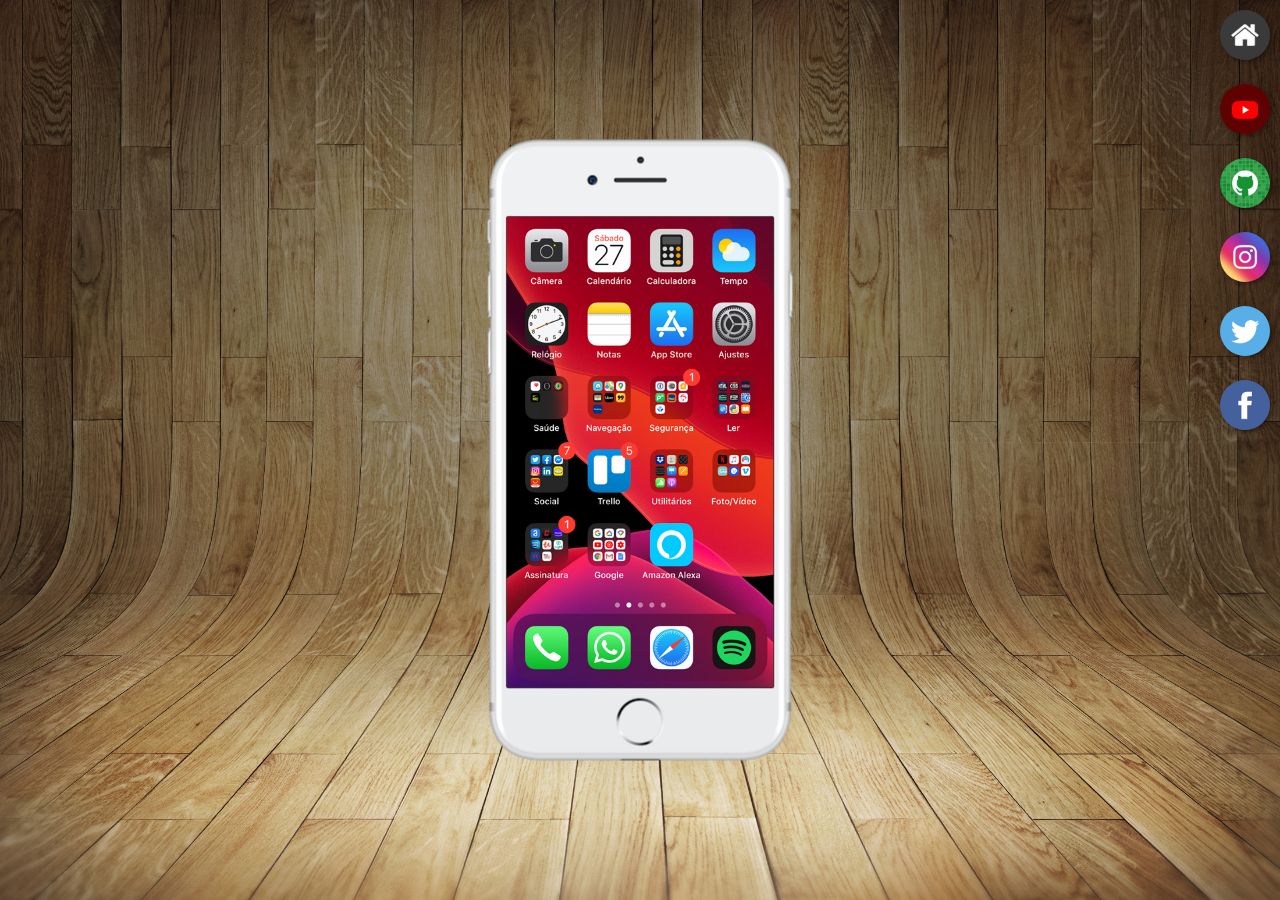
<file: index.html>
<!DOCTYPE html>
<html lang="pt-br">
<head>
    <meta charset="UTF-8">
    <meta http-equiv="X-UA-Compatible" content="IE=edge">
    <meta name="viewport" content="width=device-width, initial-scale=1.0">
    <title>Projeto Redes Sociais</title>
    <link rel="shortcut icon" href="favicon.ico" type="image/x-icon">
    <link rel="stylesheet" href="estilos/estilo.css">
</head>
<body>
    <main>
        <section id="telefone">
            <iframe src="home.html" name="tela" id="tela" frameborder="0">
                Seu navegador não é compatível com isso.
            </iframe>
        </section>
        <section id="redes-sociais">
            <a href="home.html" target="tela"><img src="imagens/logo-home.jpg" alt="Home"></a><br>
            <a href="youtube.html" target="tela"><img src="imagens/logo-youtube.jpg" alt="YouTube"></a><br>
            <a href="github.html" target="tela"><img src="imagens/logo-github.jpg" alt="GitHub"></a><br>
            <a href="instagram.html" target="tela"><img src="imagens/logo-instagram.jpg" alt="instagram"></a><br>
            <a href="twitter.html" target="tela"><img src="imagens/logo-twitter.jpg" alt="Twiter"></a><br>
            <a href="facebook.html" target="tela"><img src="imagens/logo-facebook.jpg" alt="Facebook"></a>
        </section>
    </main>
</body>
</html>
</file>
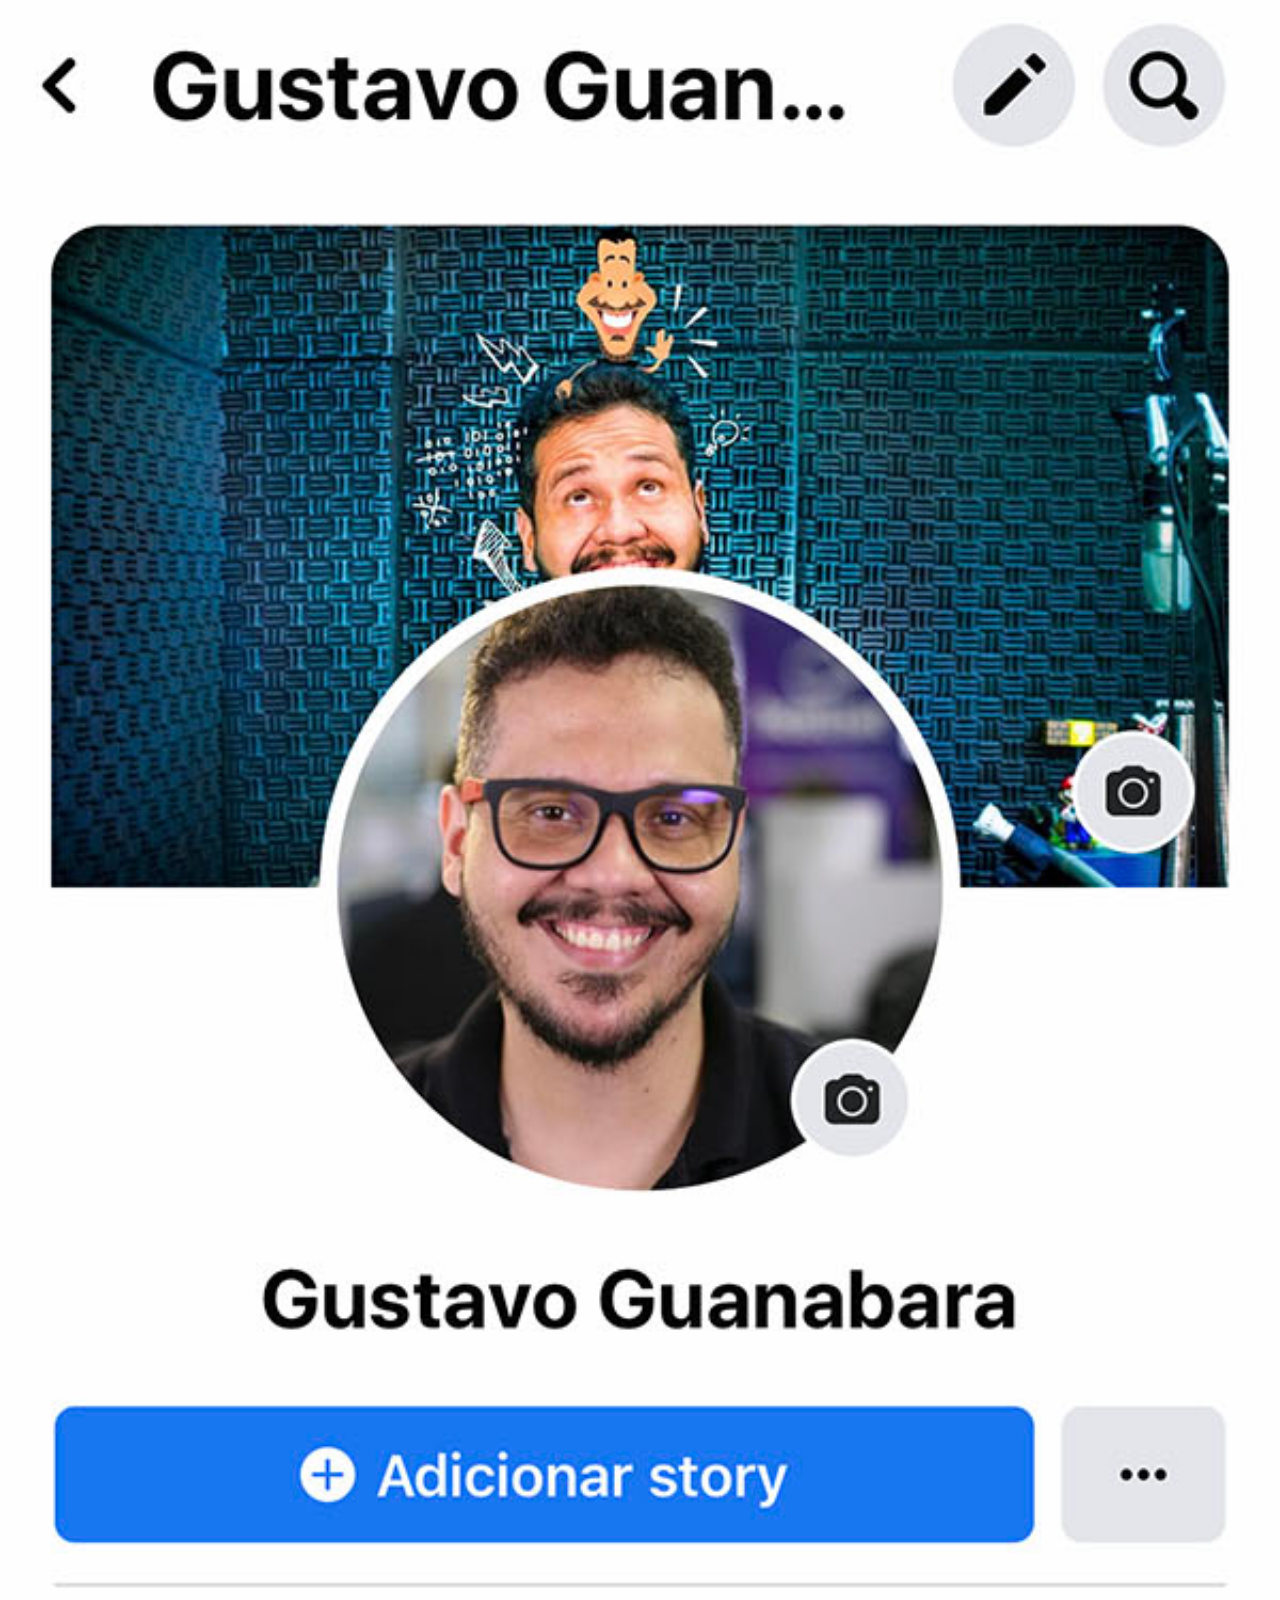
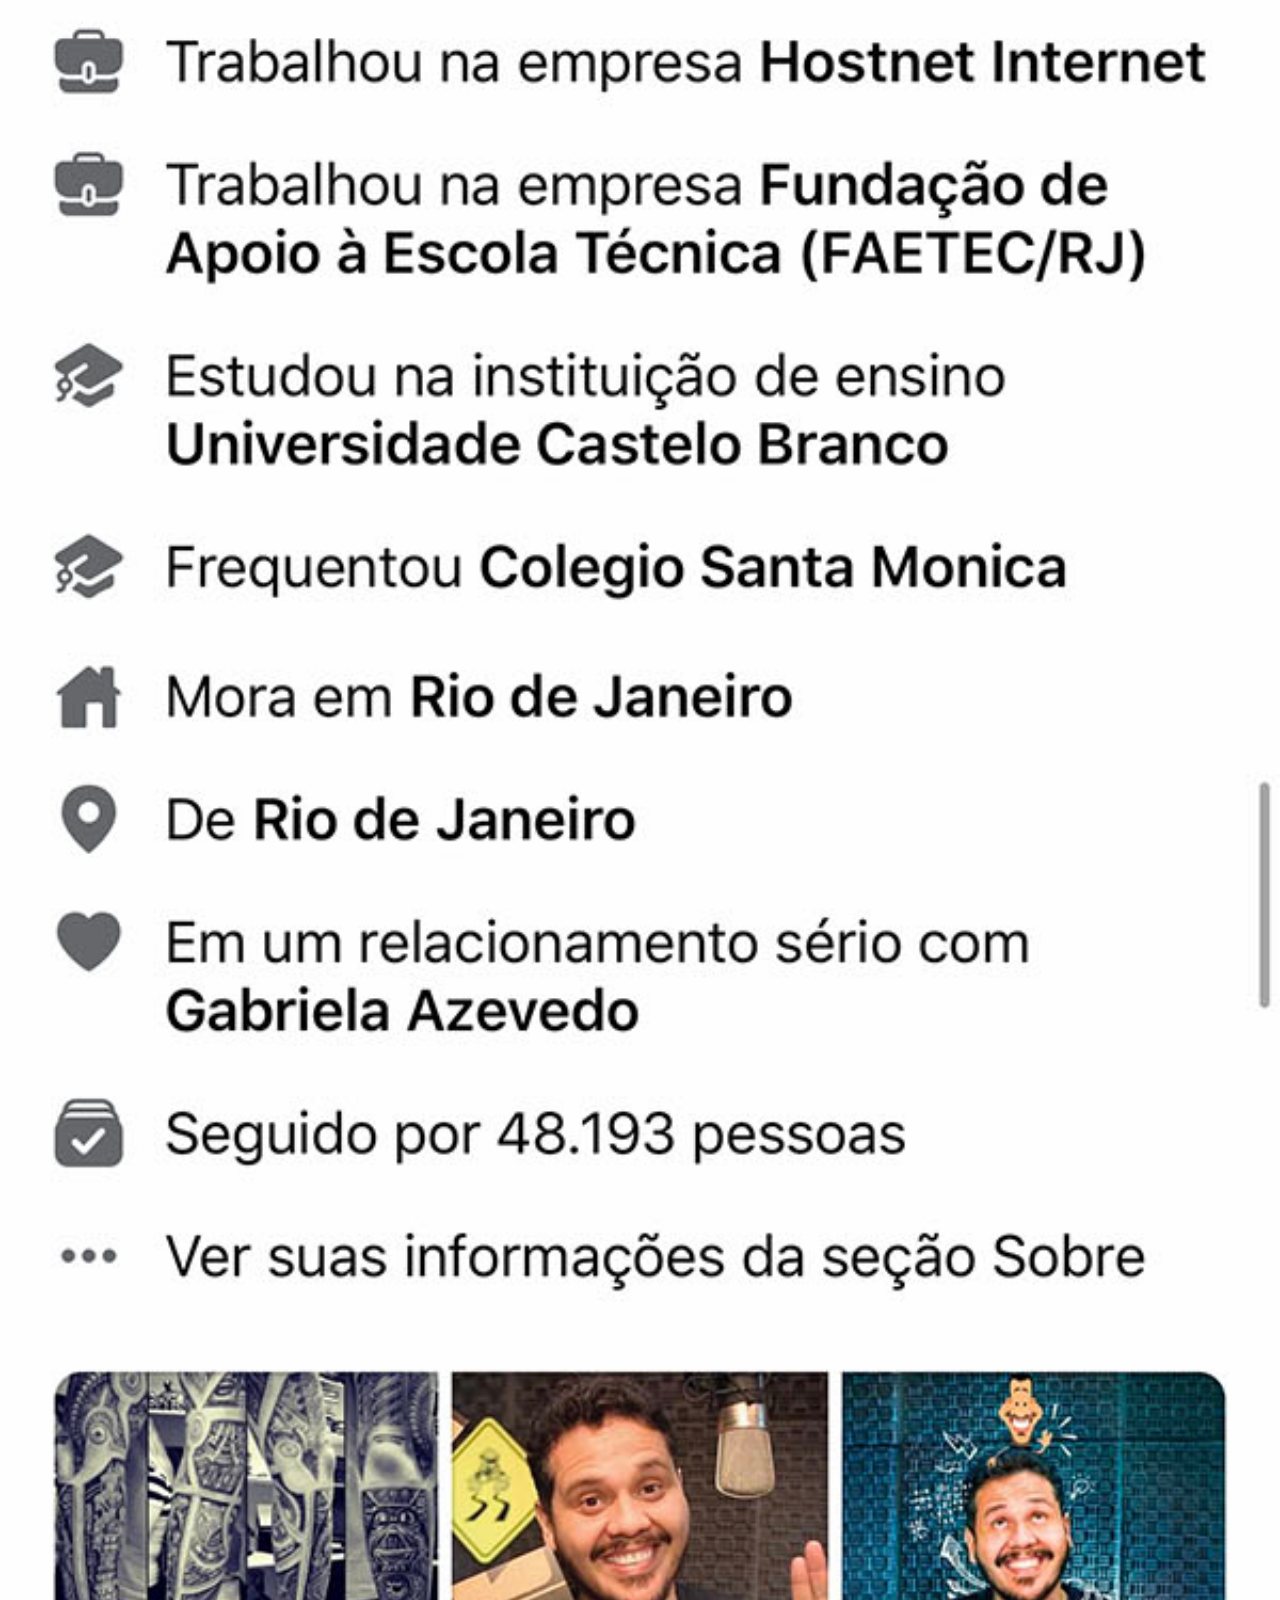
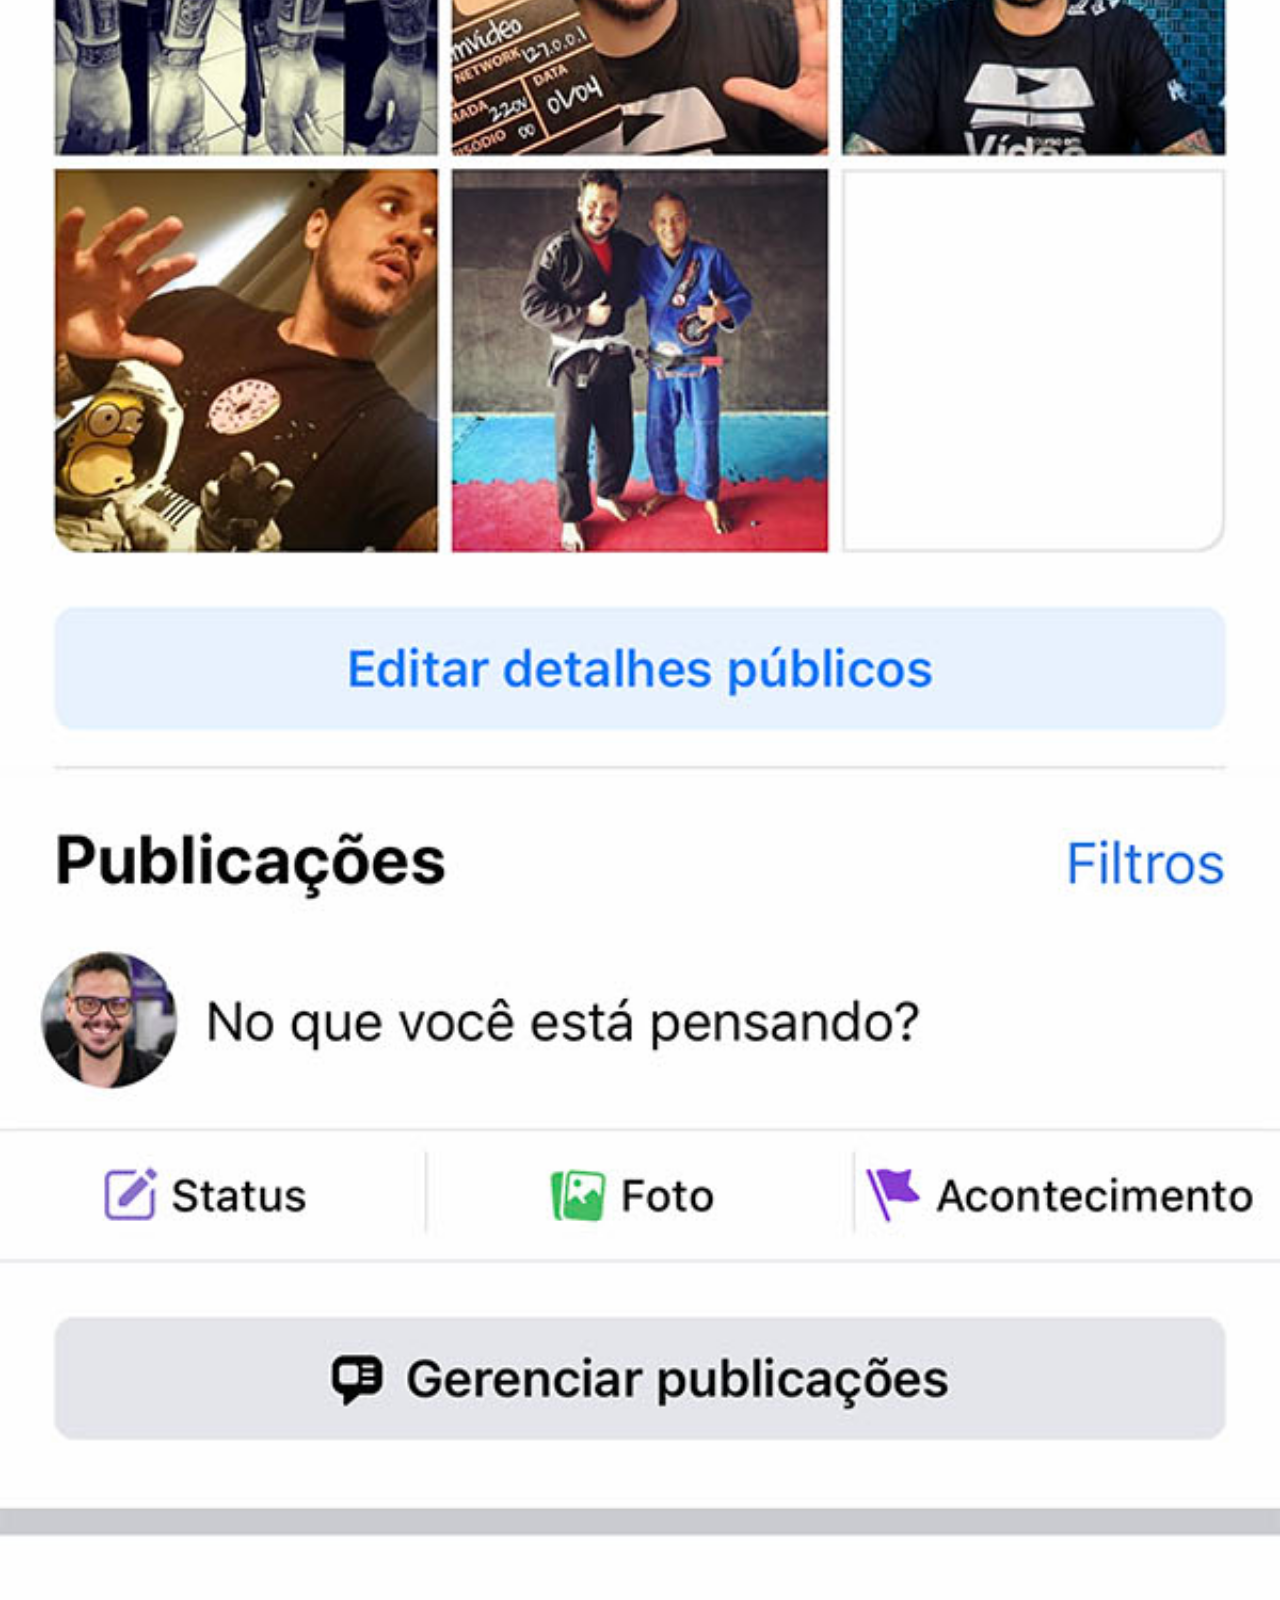
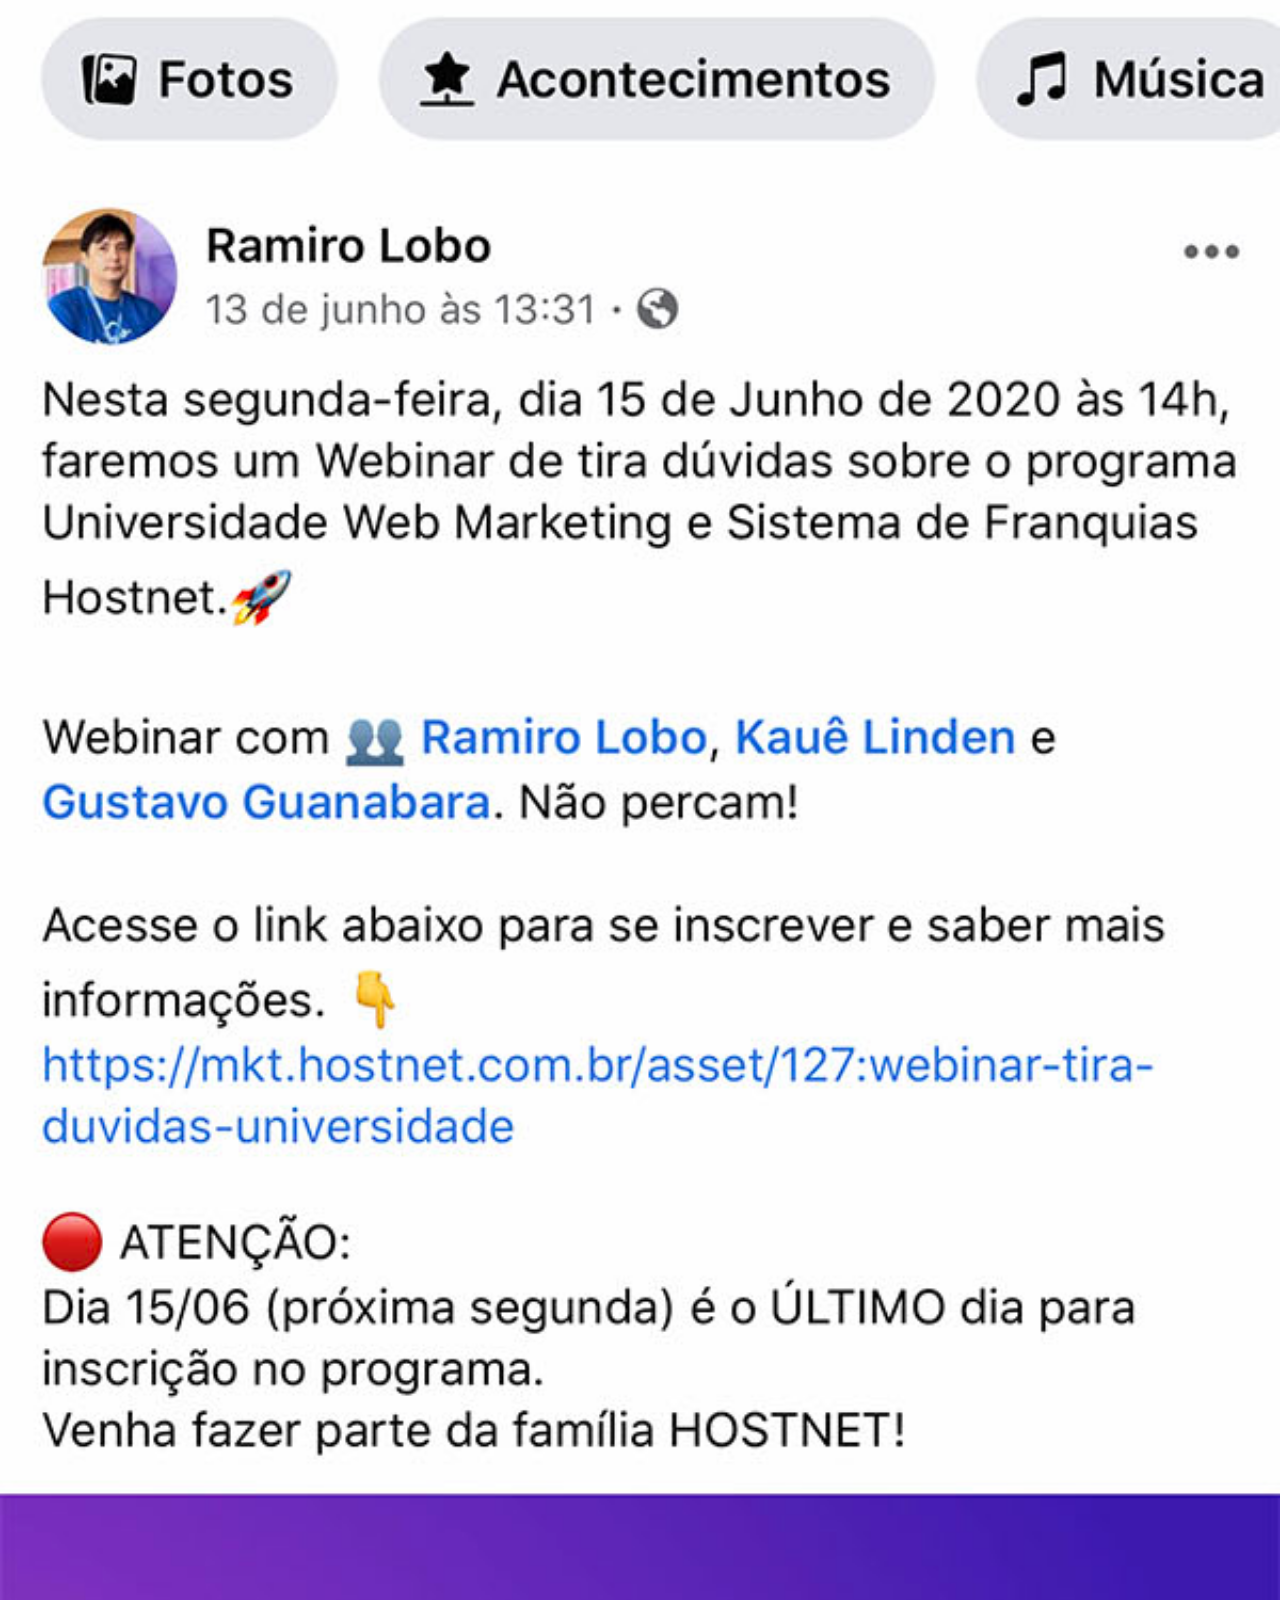
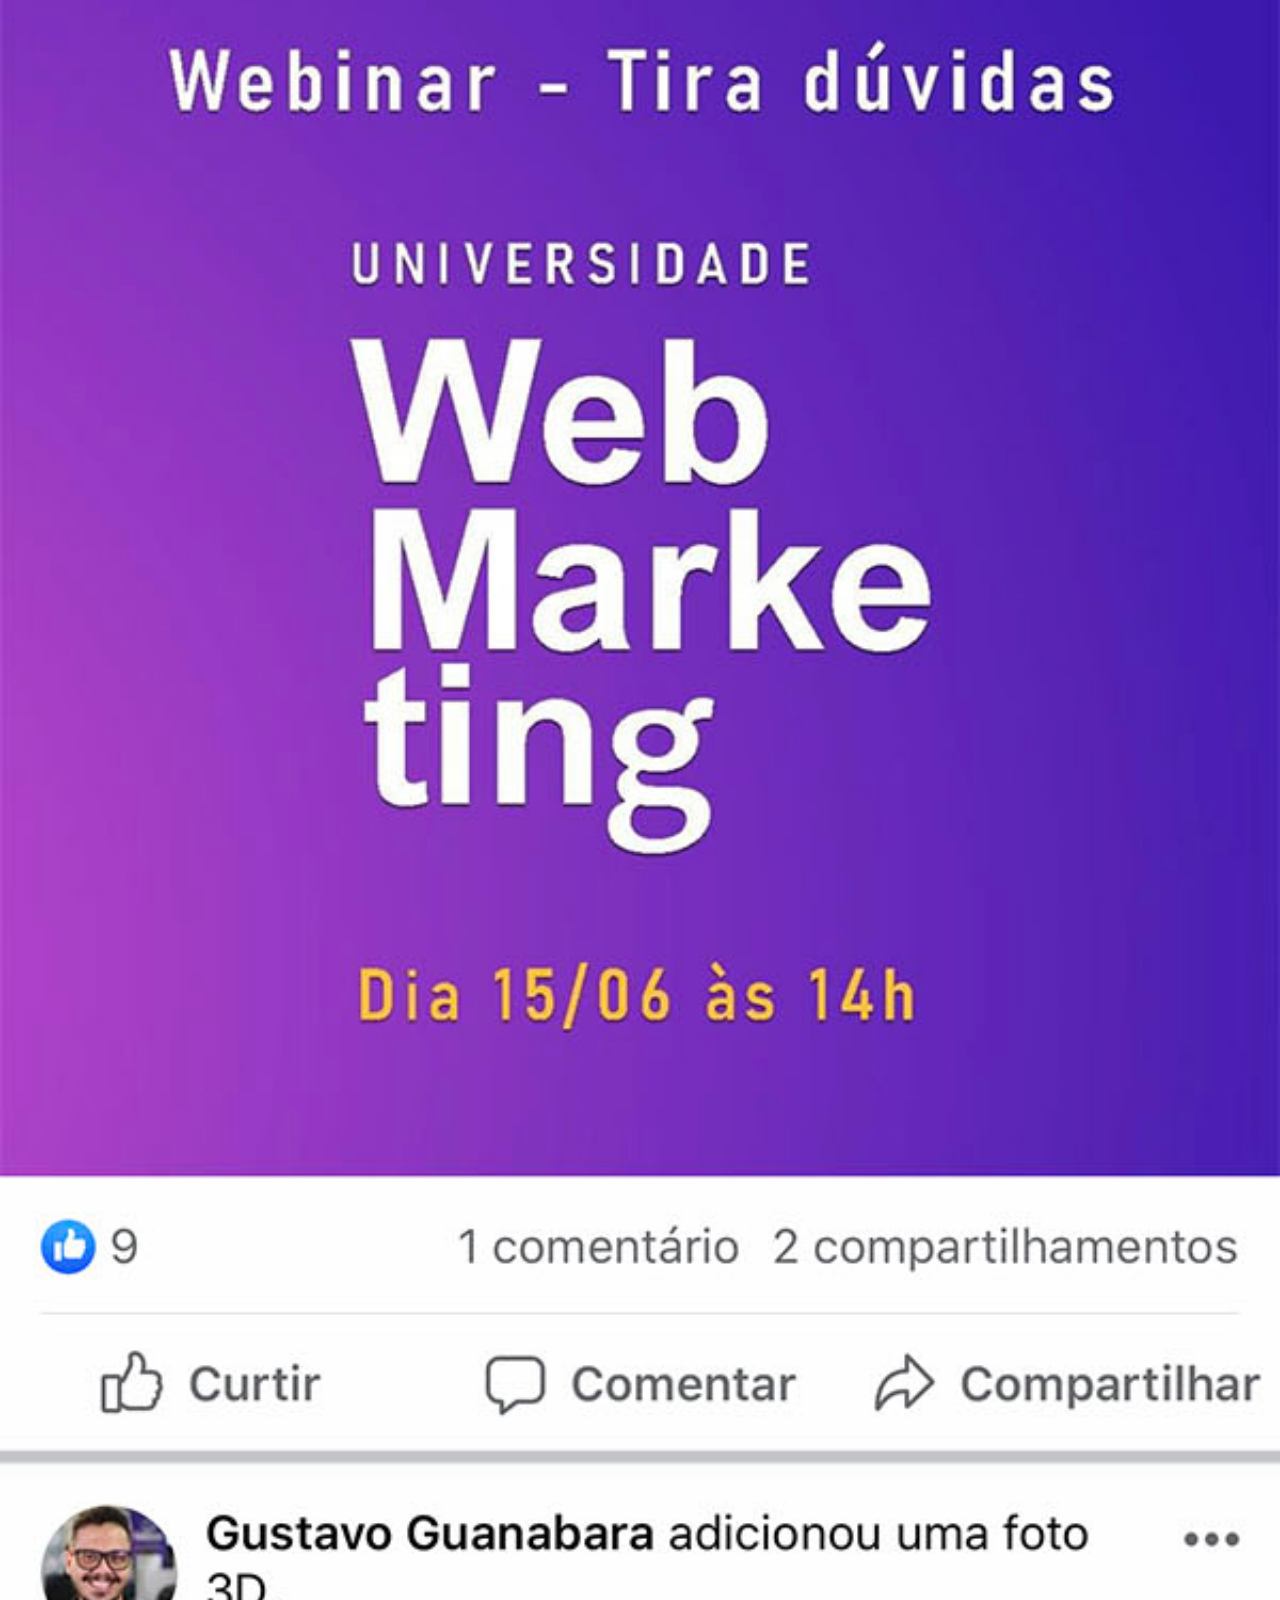
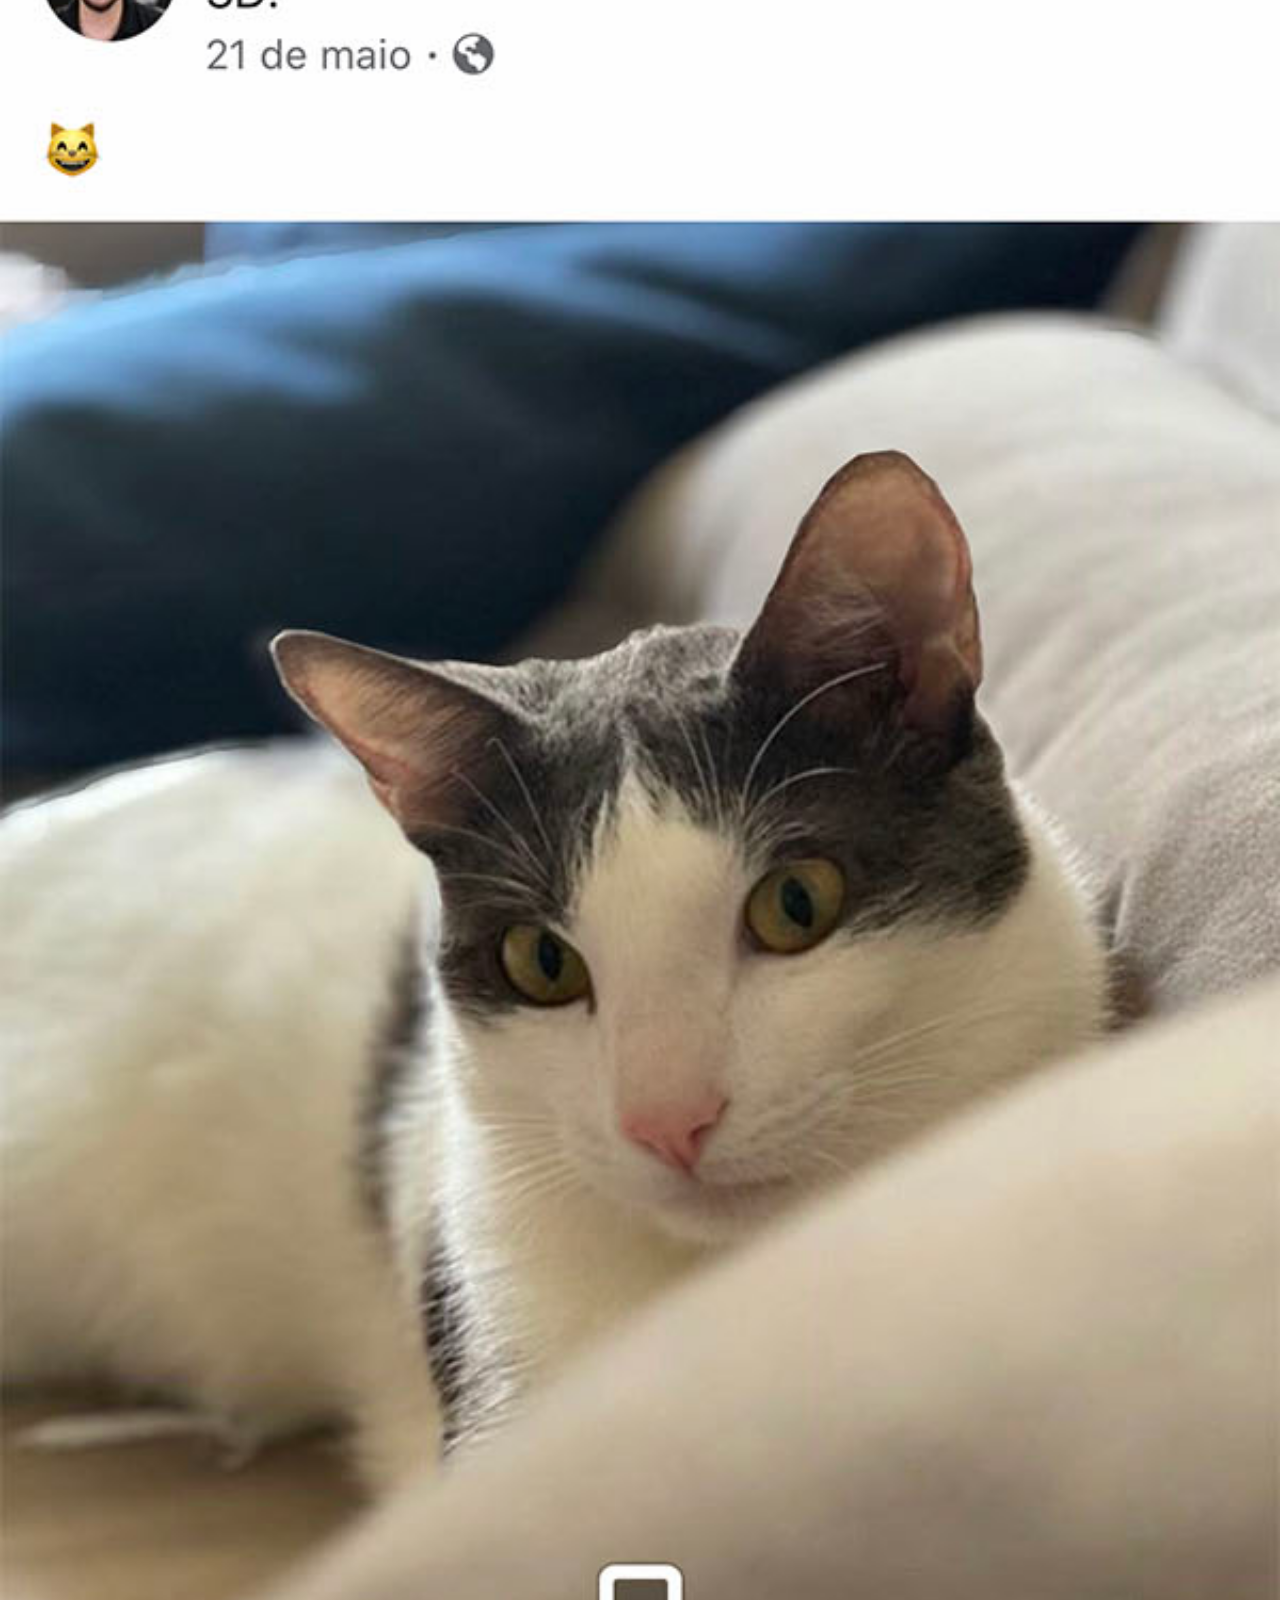
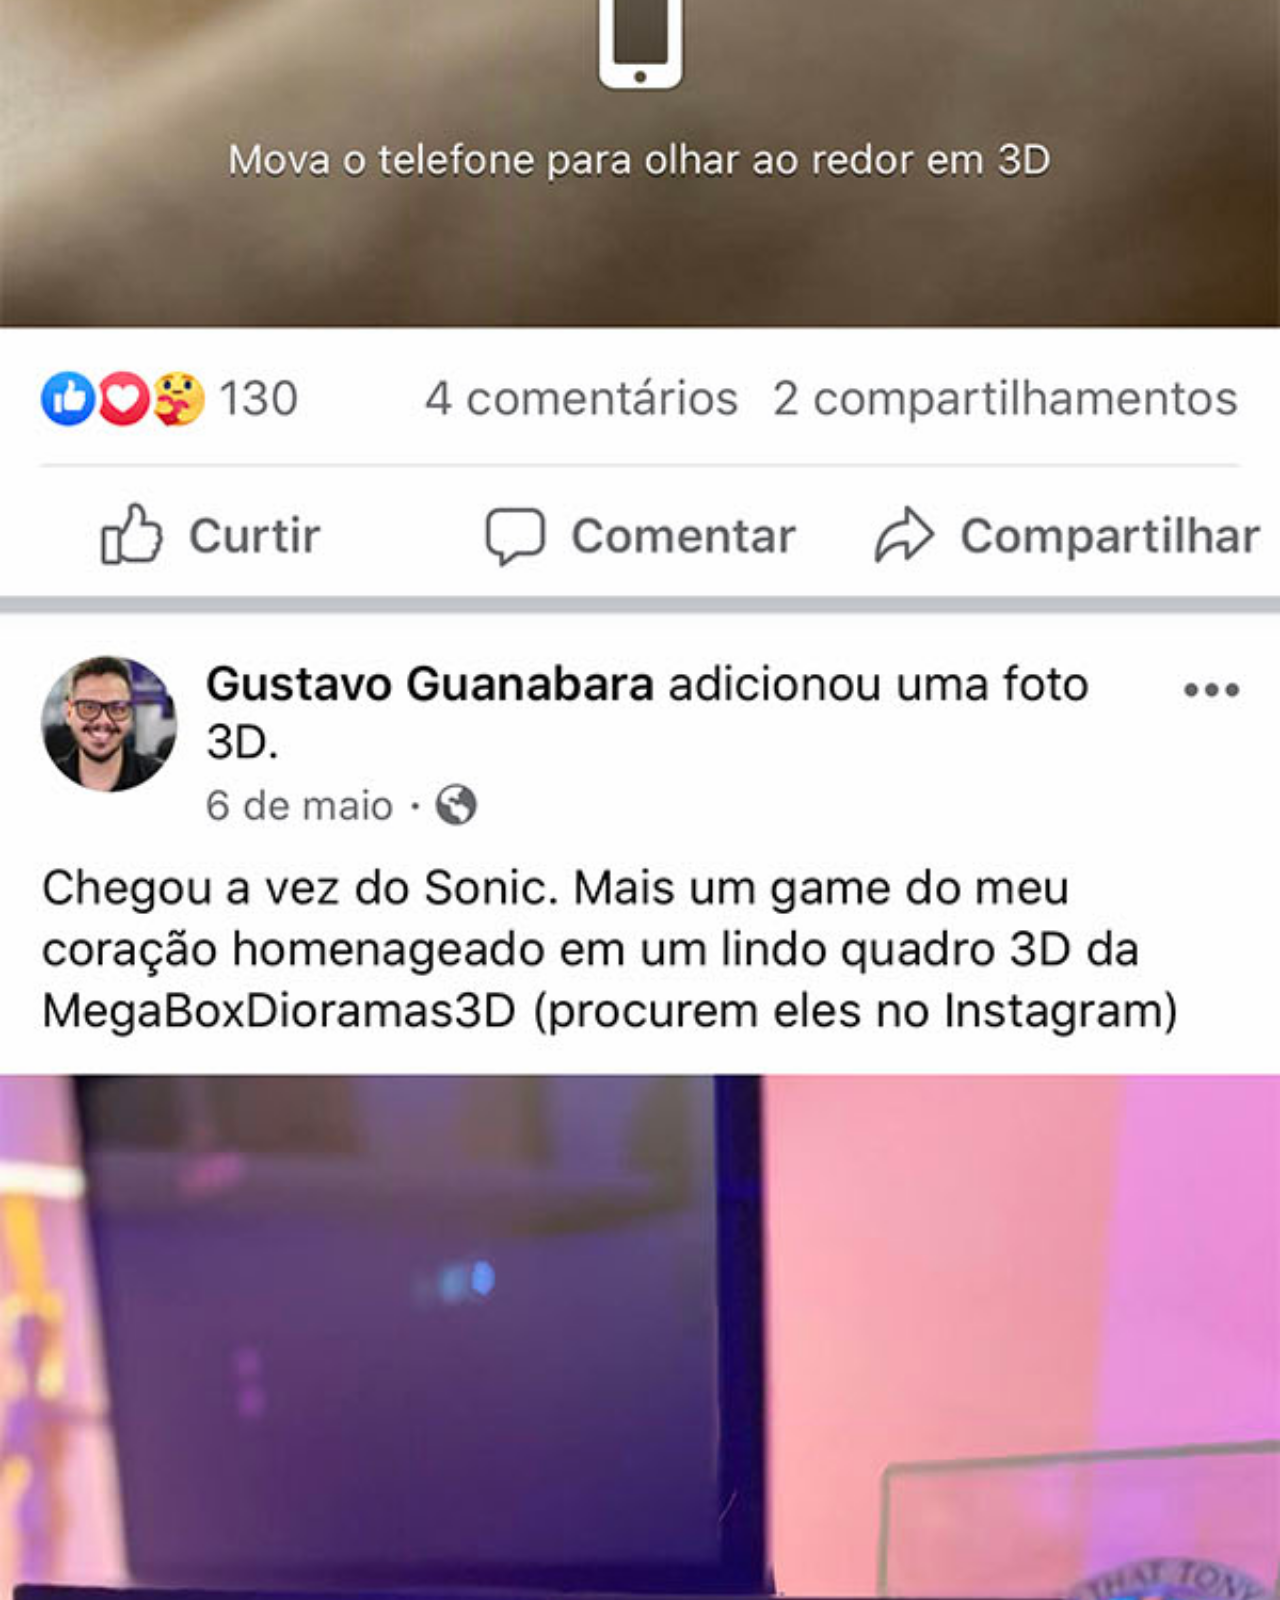
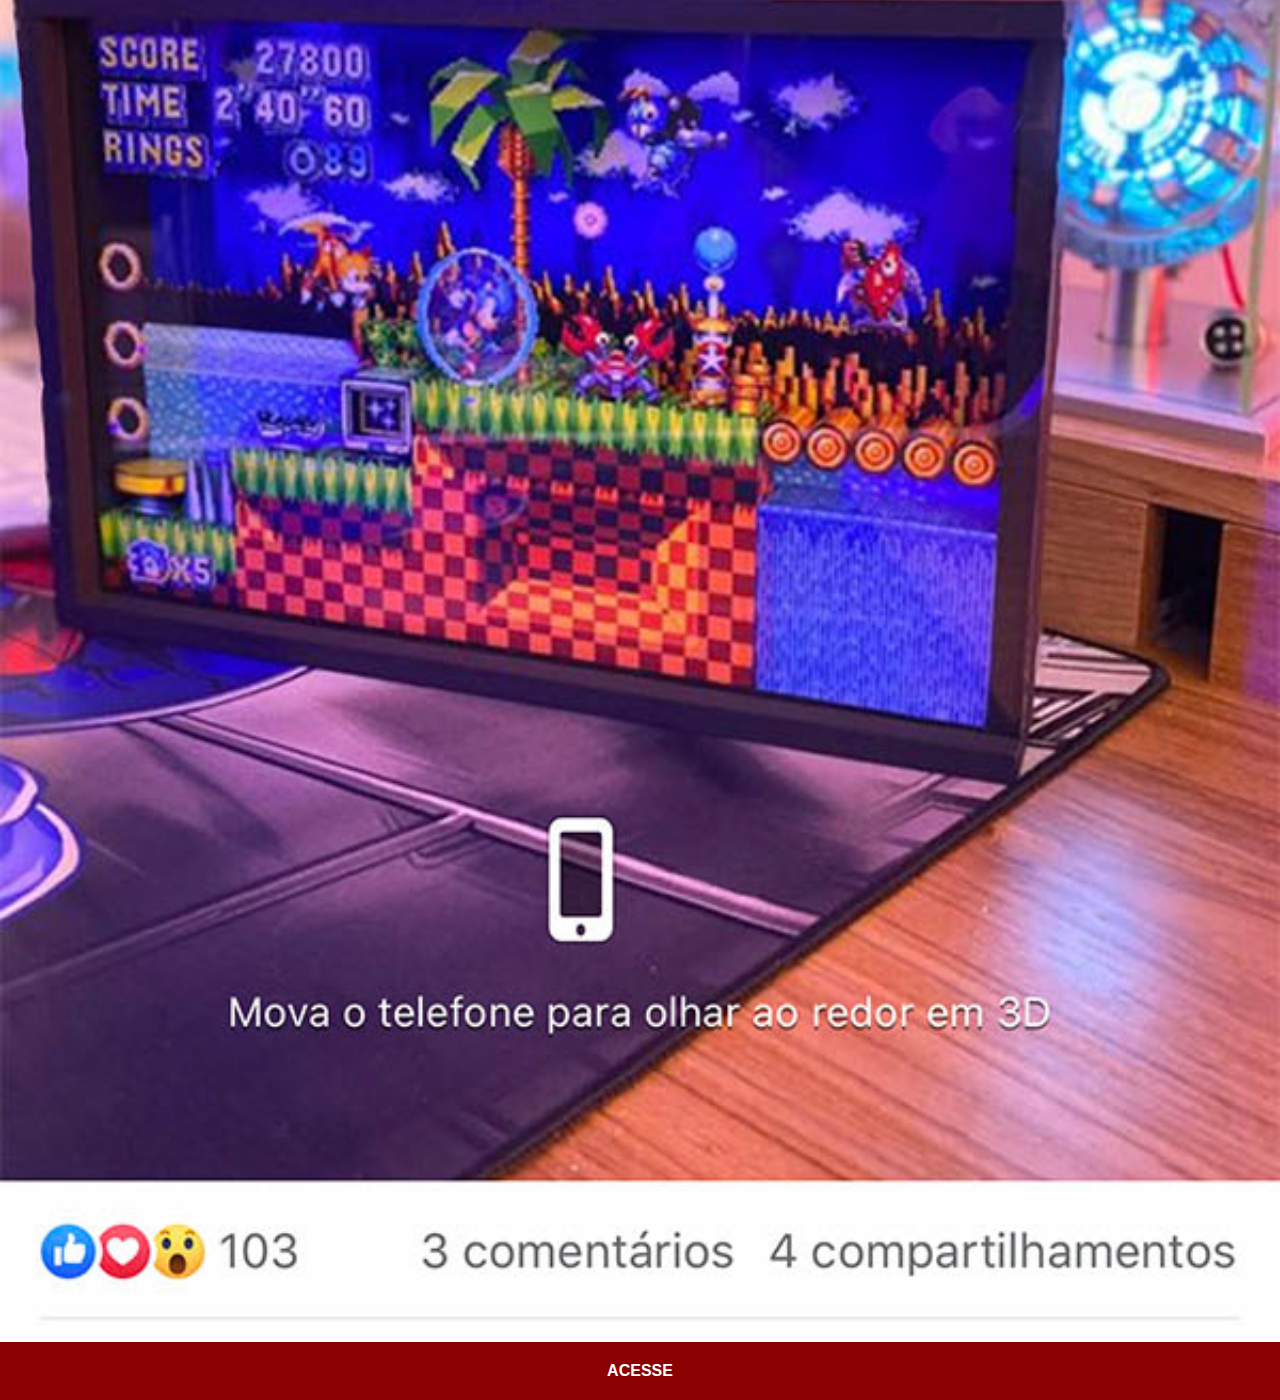
<file: facebook.html>
<!DOCTYPE html>
<html lang="en">
<head>
    <meta charset="UTF-8">
    <meta http-equiv="X-UA-Compatible" content="IE=edge">
    <meta name="viewport" content="width=device-width, initial-scale=1.0">
    <title>Facebook Gustavo Guanabara</title>
    <link rel="stylesheet" href="estilos/social.css">
</head>
<body>
    <img src="imagens/tela-facebook.jpg" alt="Facebook">
    <a href="https://www.facebook.com/gustavoguanabara">ACESSE</a>
</body>
</html>
</file>
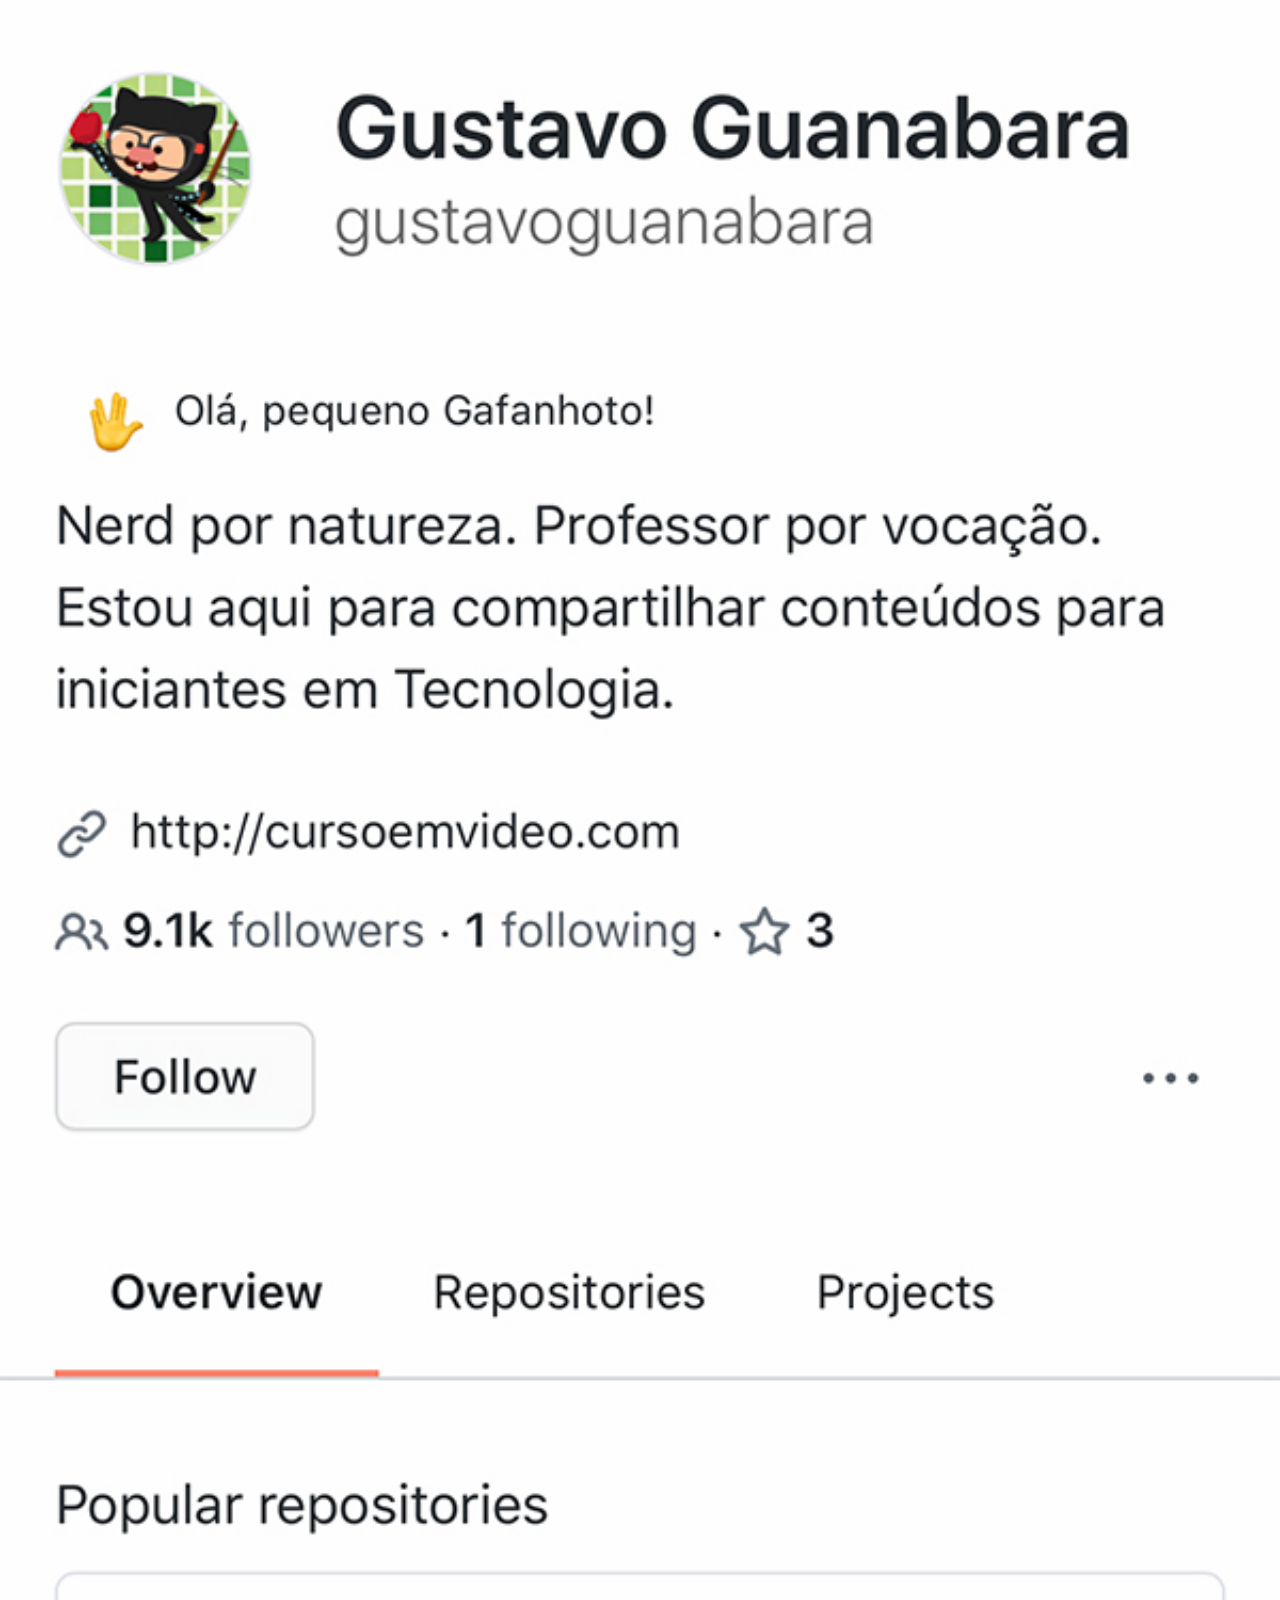
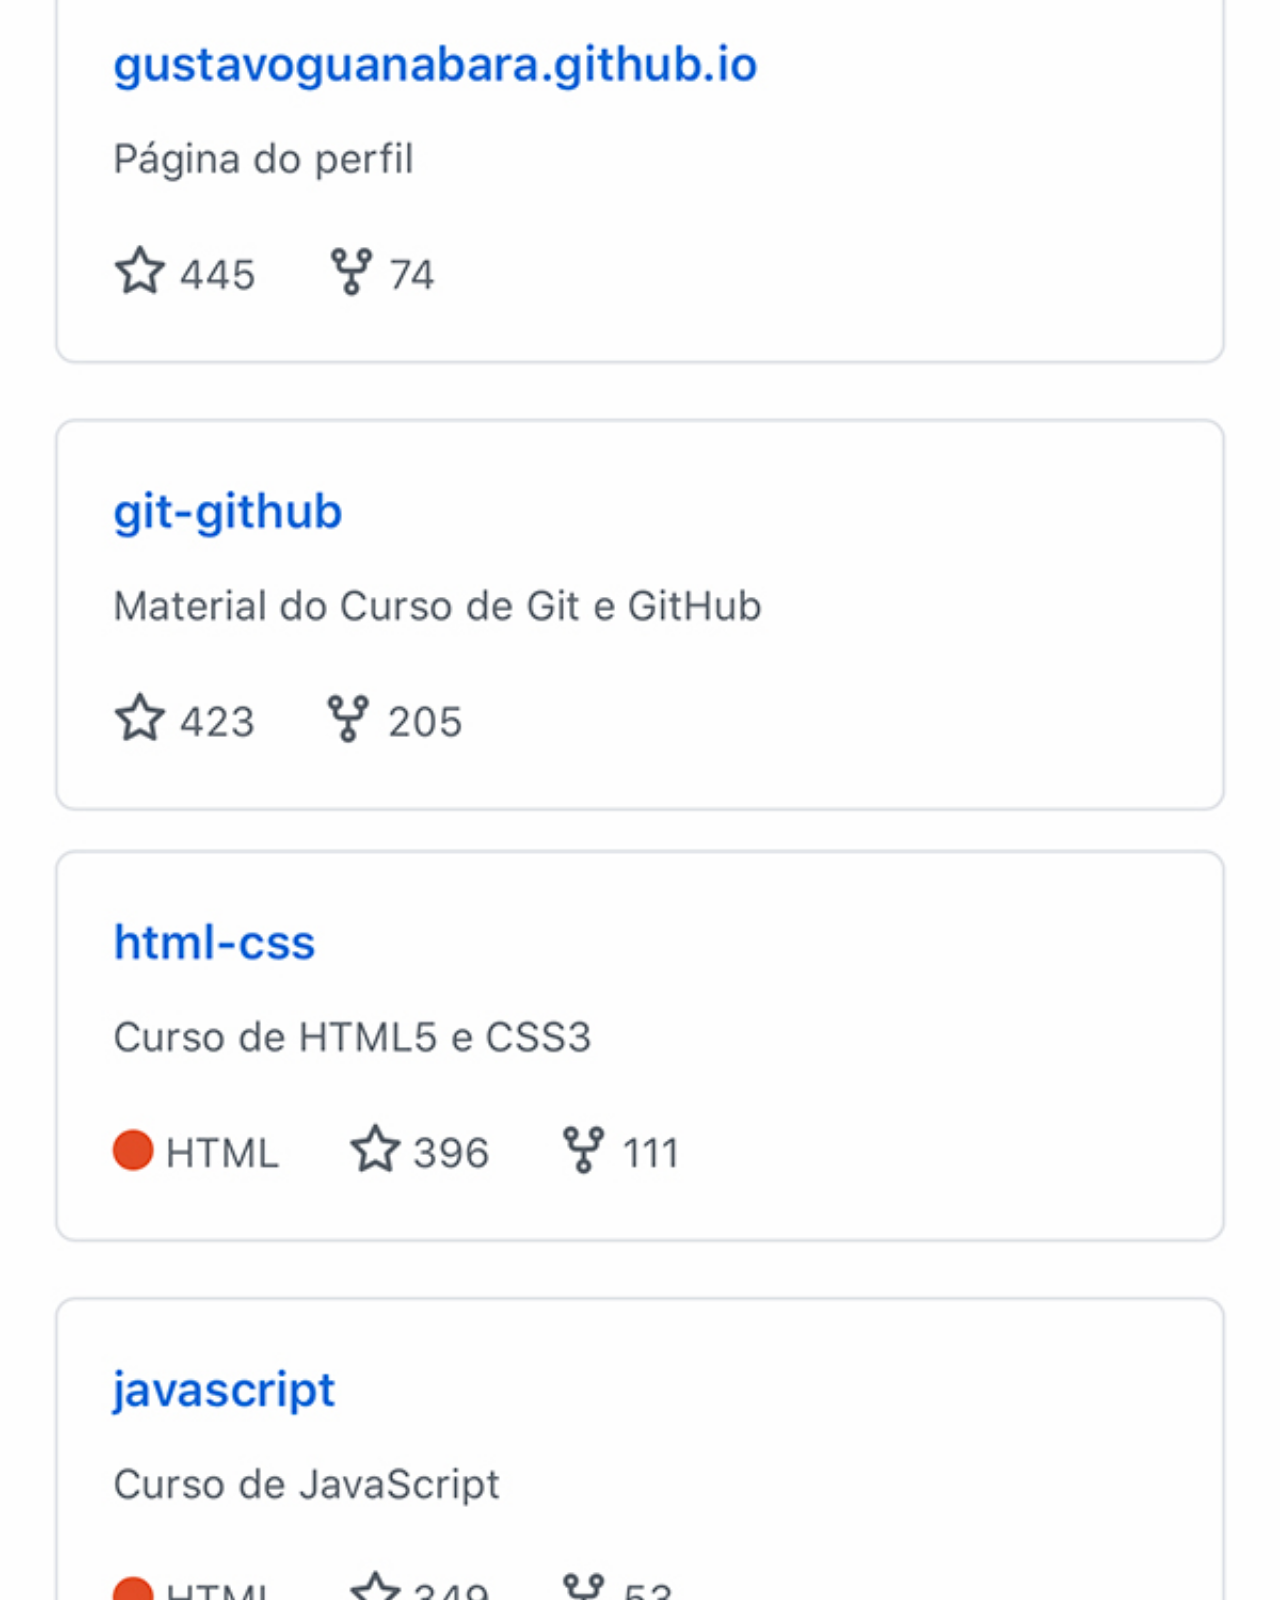
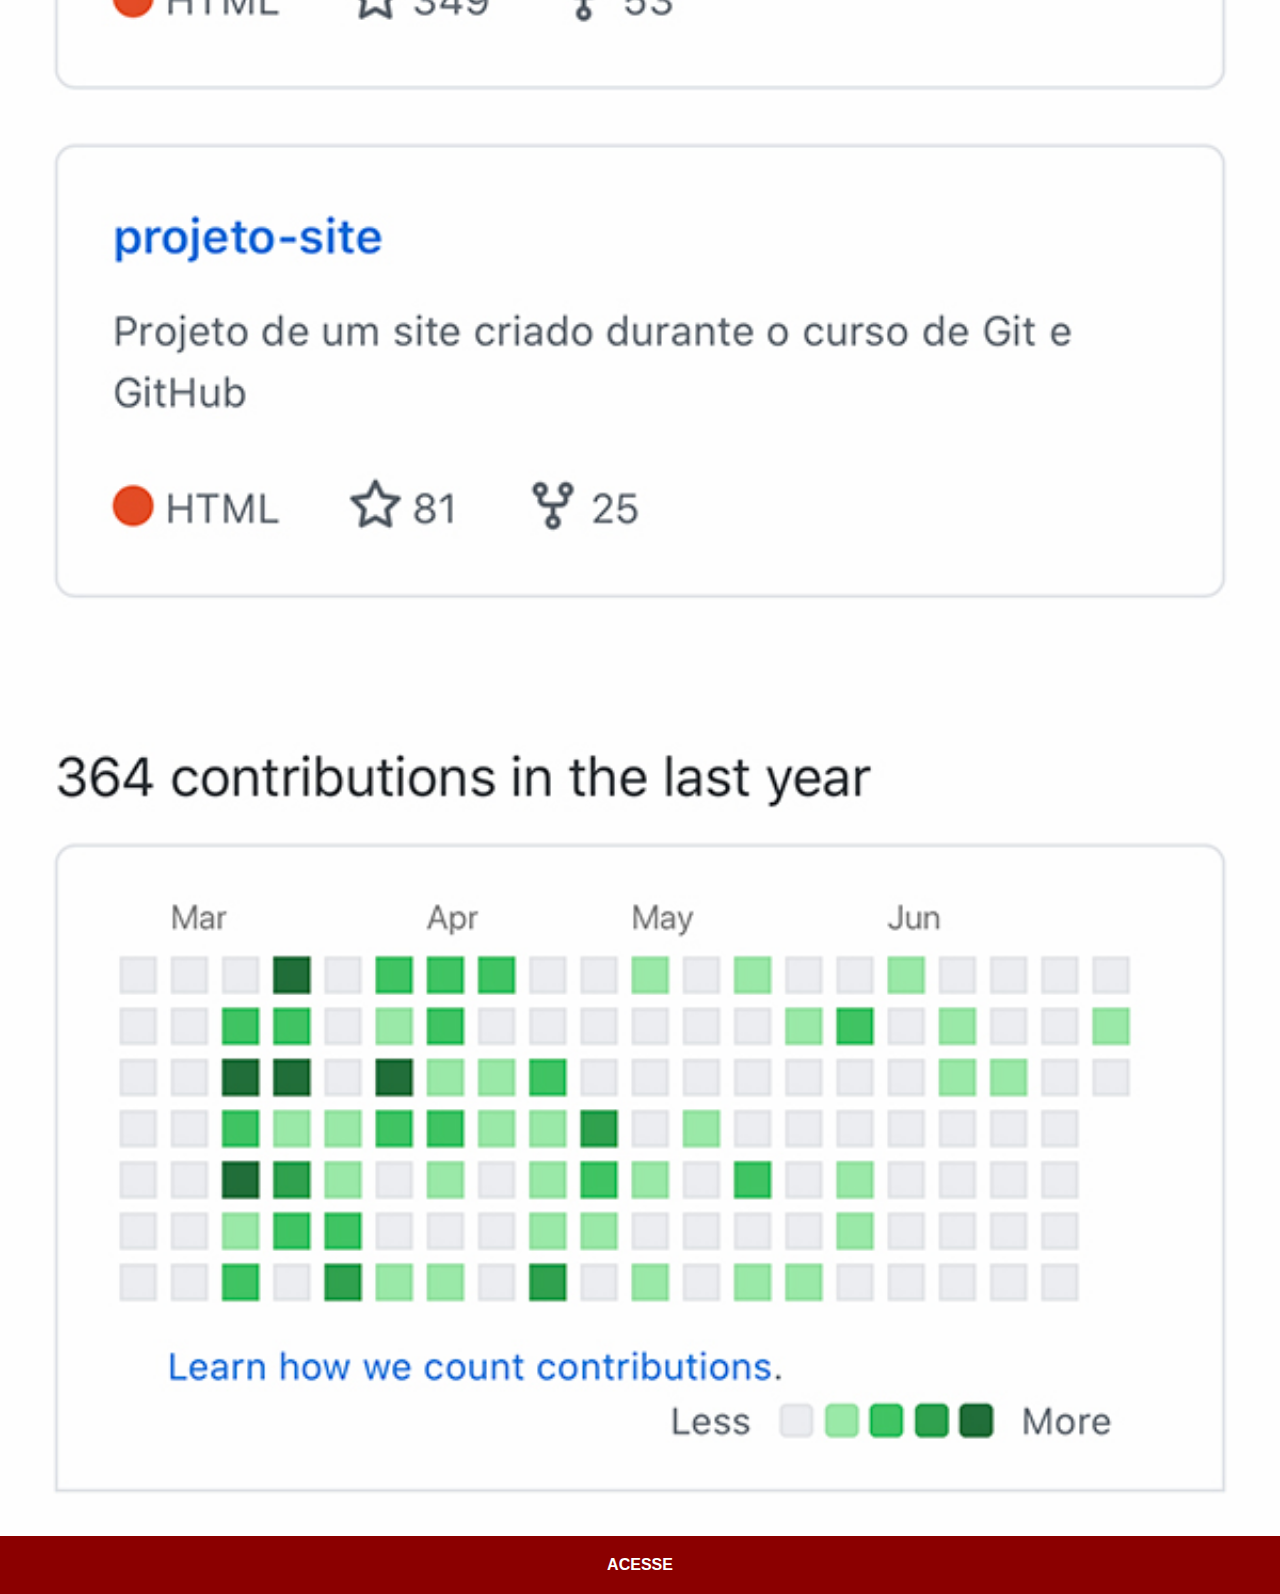
<file: github.html>
<!DOCTYPE html>
<html lang="pt-br">
<head>
    <meta charset="UTF-8">
    <meta http-equiv="X-UA-Compatible" content="IE=edge">
    <meta name="viewport" content="width=device-width, initial-scale=1.0">
    <title>GitHub</title>
    <link rel="stylesheet" href="estilos/social.css">
</head>
<body>
    <img src="imagens/tela-github.jpg" alt="GitHub">
    <a href="https://github.com/professorguanabara" target="_blank">ACESSE</a>
</body>
</html>
</file>
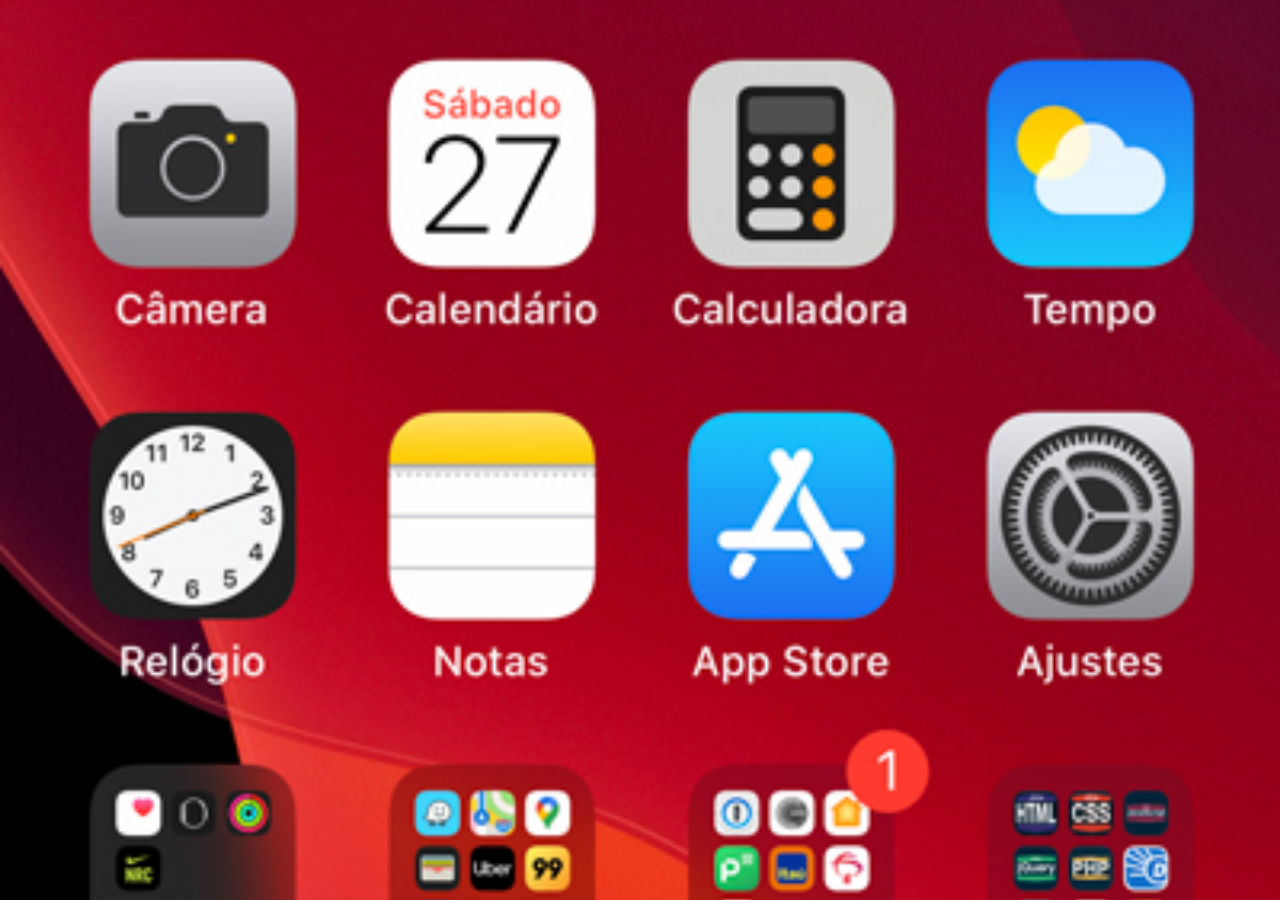
<file: home.html>
<!DOCTYPE html>
<html lang="pt-br">
<head>
    <meta charset="UTF-8">
    <meta http-equiv="X-UA-Compatible" content="IE=edge">
    <meta name="viewport" content="width=device-width, initial-scale=1.0">
    <title>Home</title>
</head>
<style>
    * {
        margin: 0px;
        padding: 0px;
    }

    body {
        width: 100vw;
        height: 100vh;
        background: black url('imagens/tela-home.jpg') no-repeat top center;
        background-size: cover;
    }
</style>
<body>
    
</body>
</html>
</file>
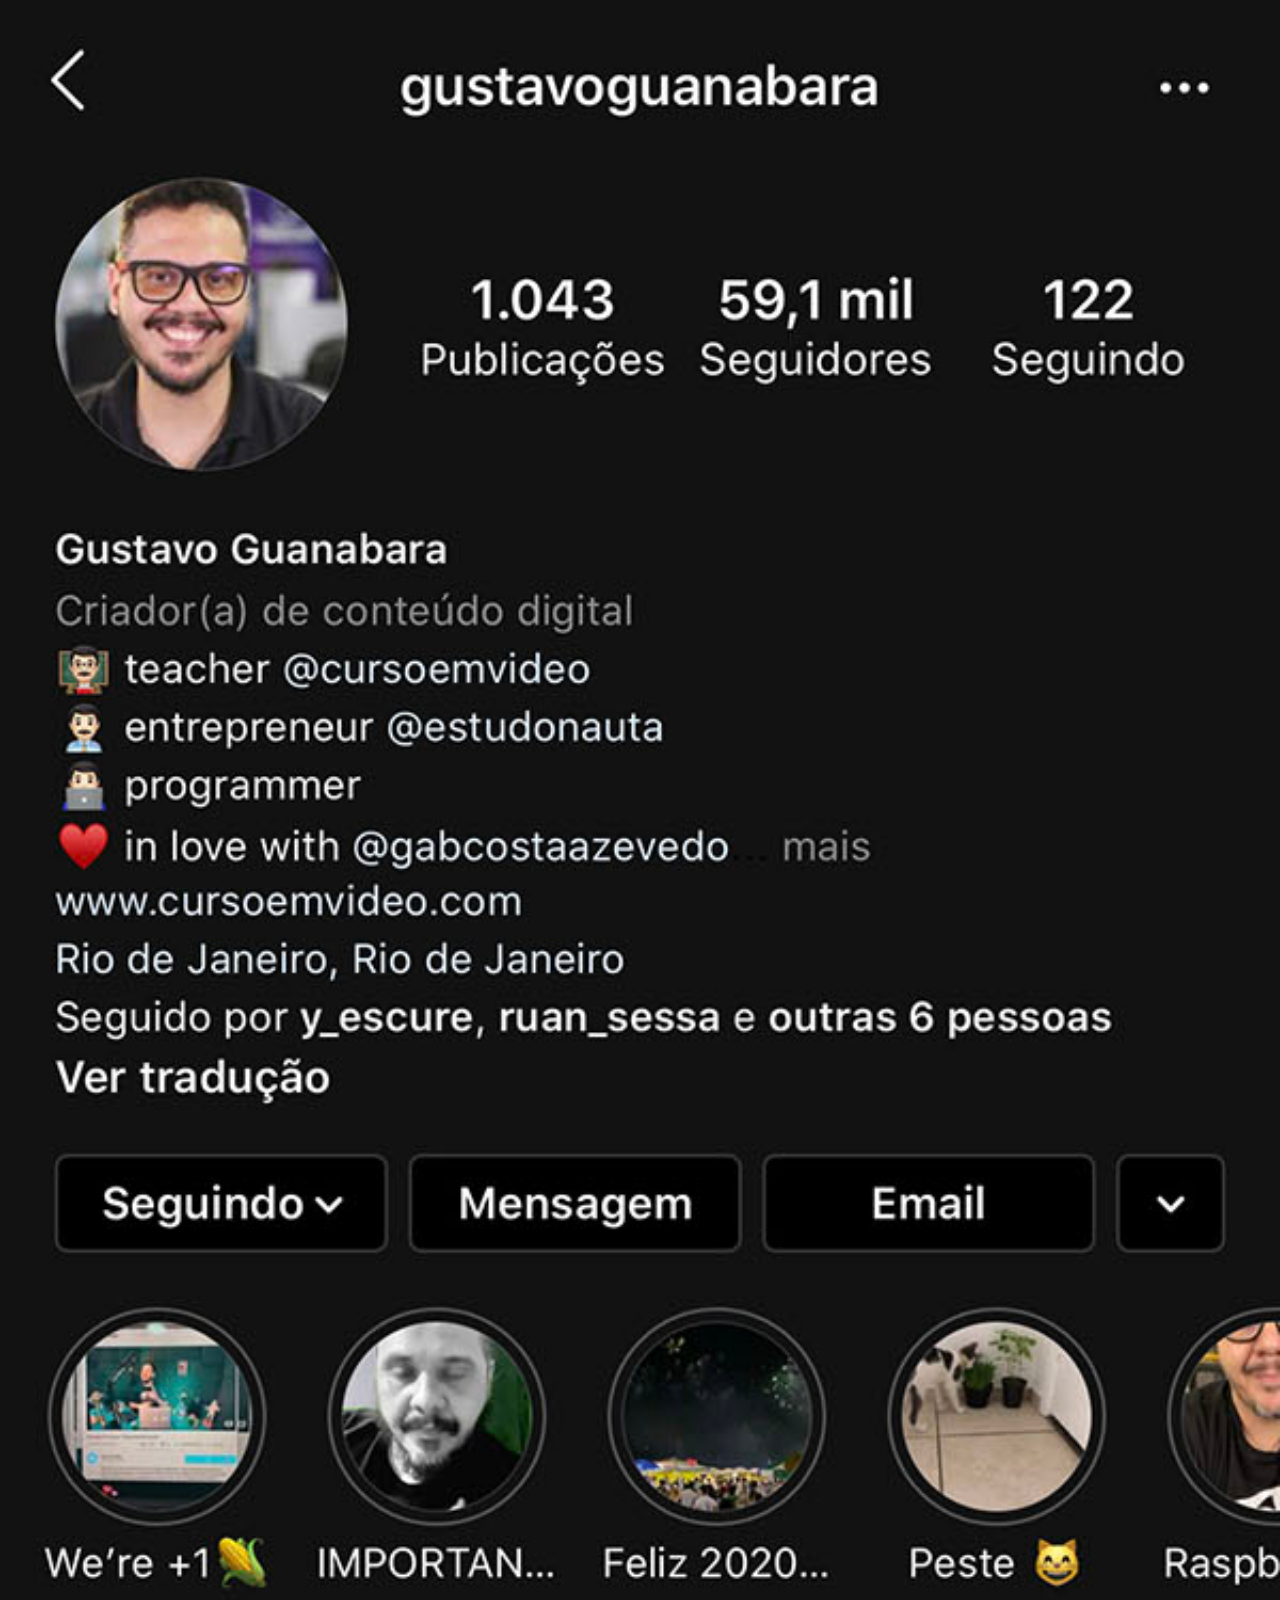
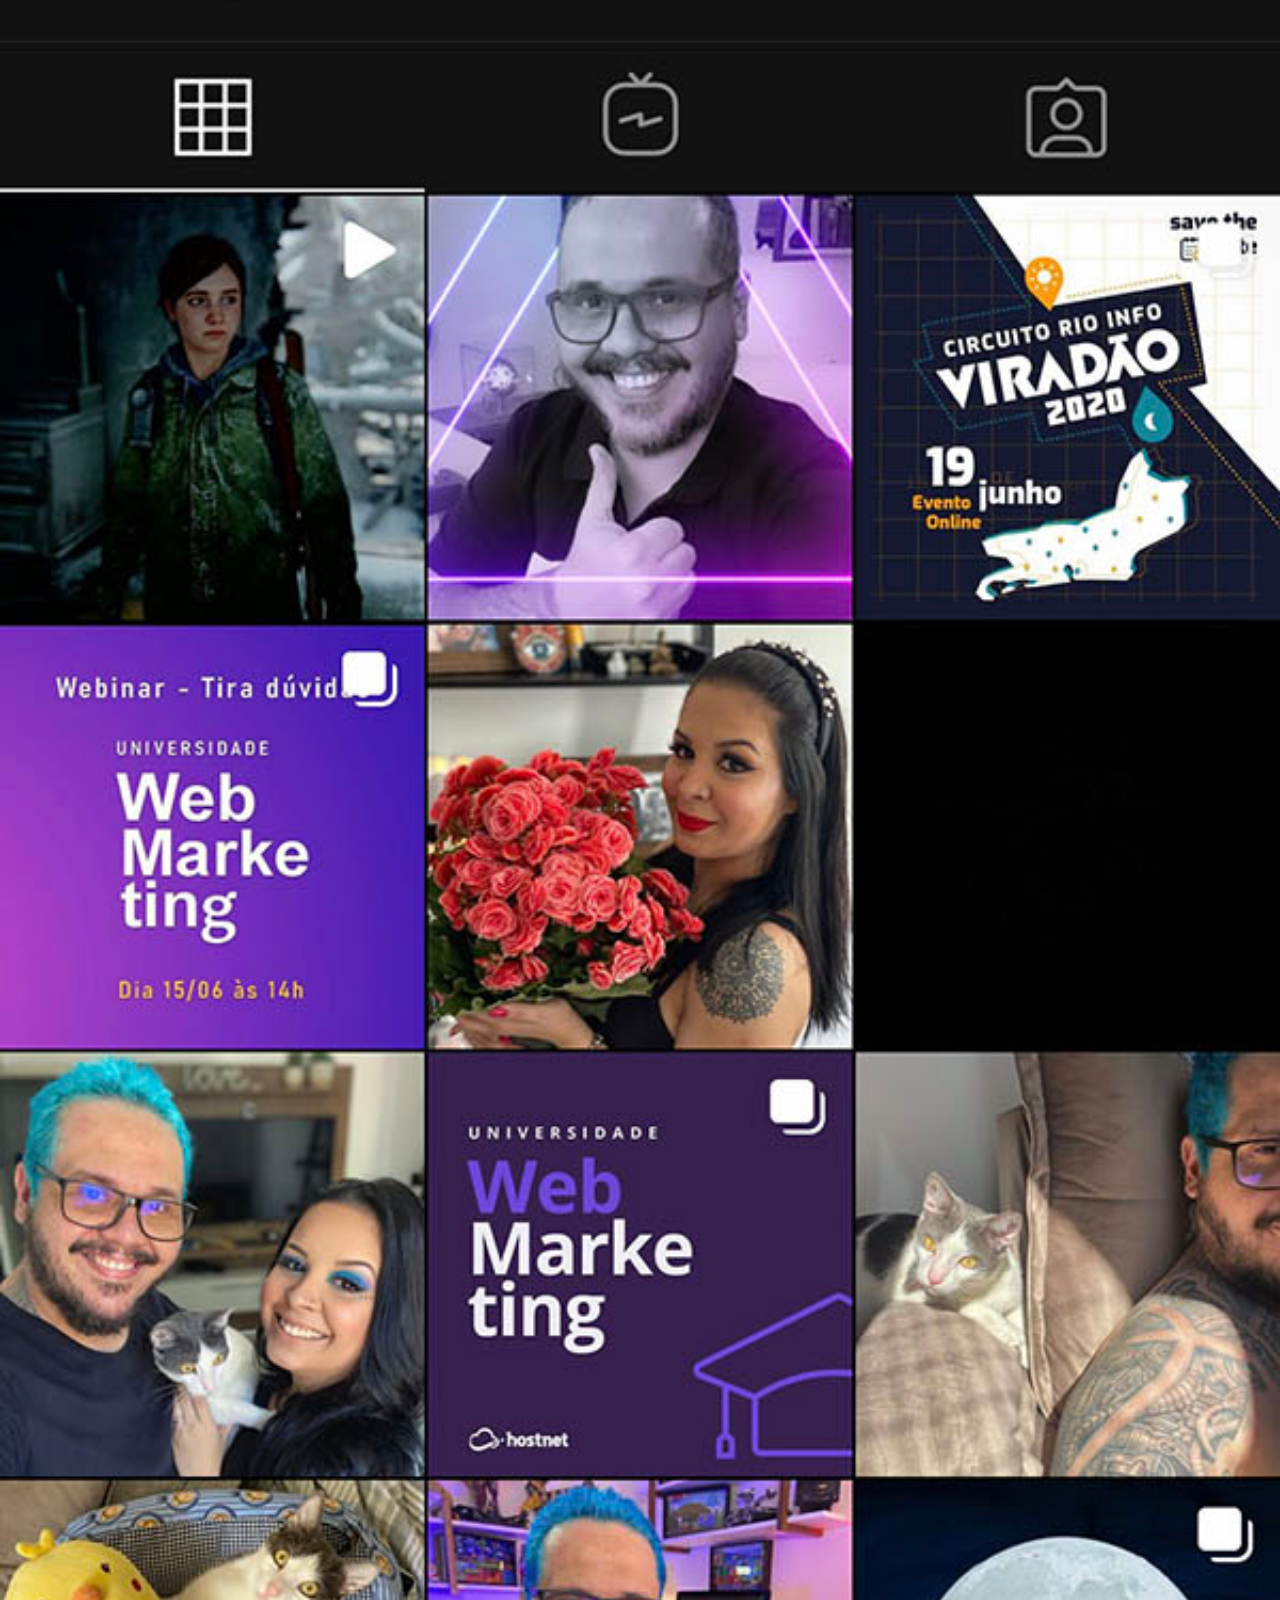
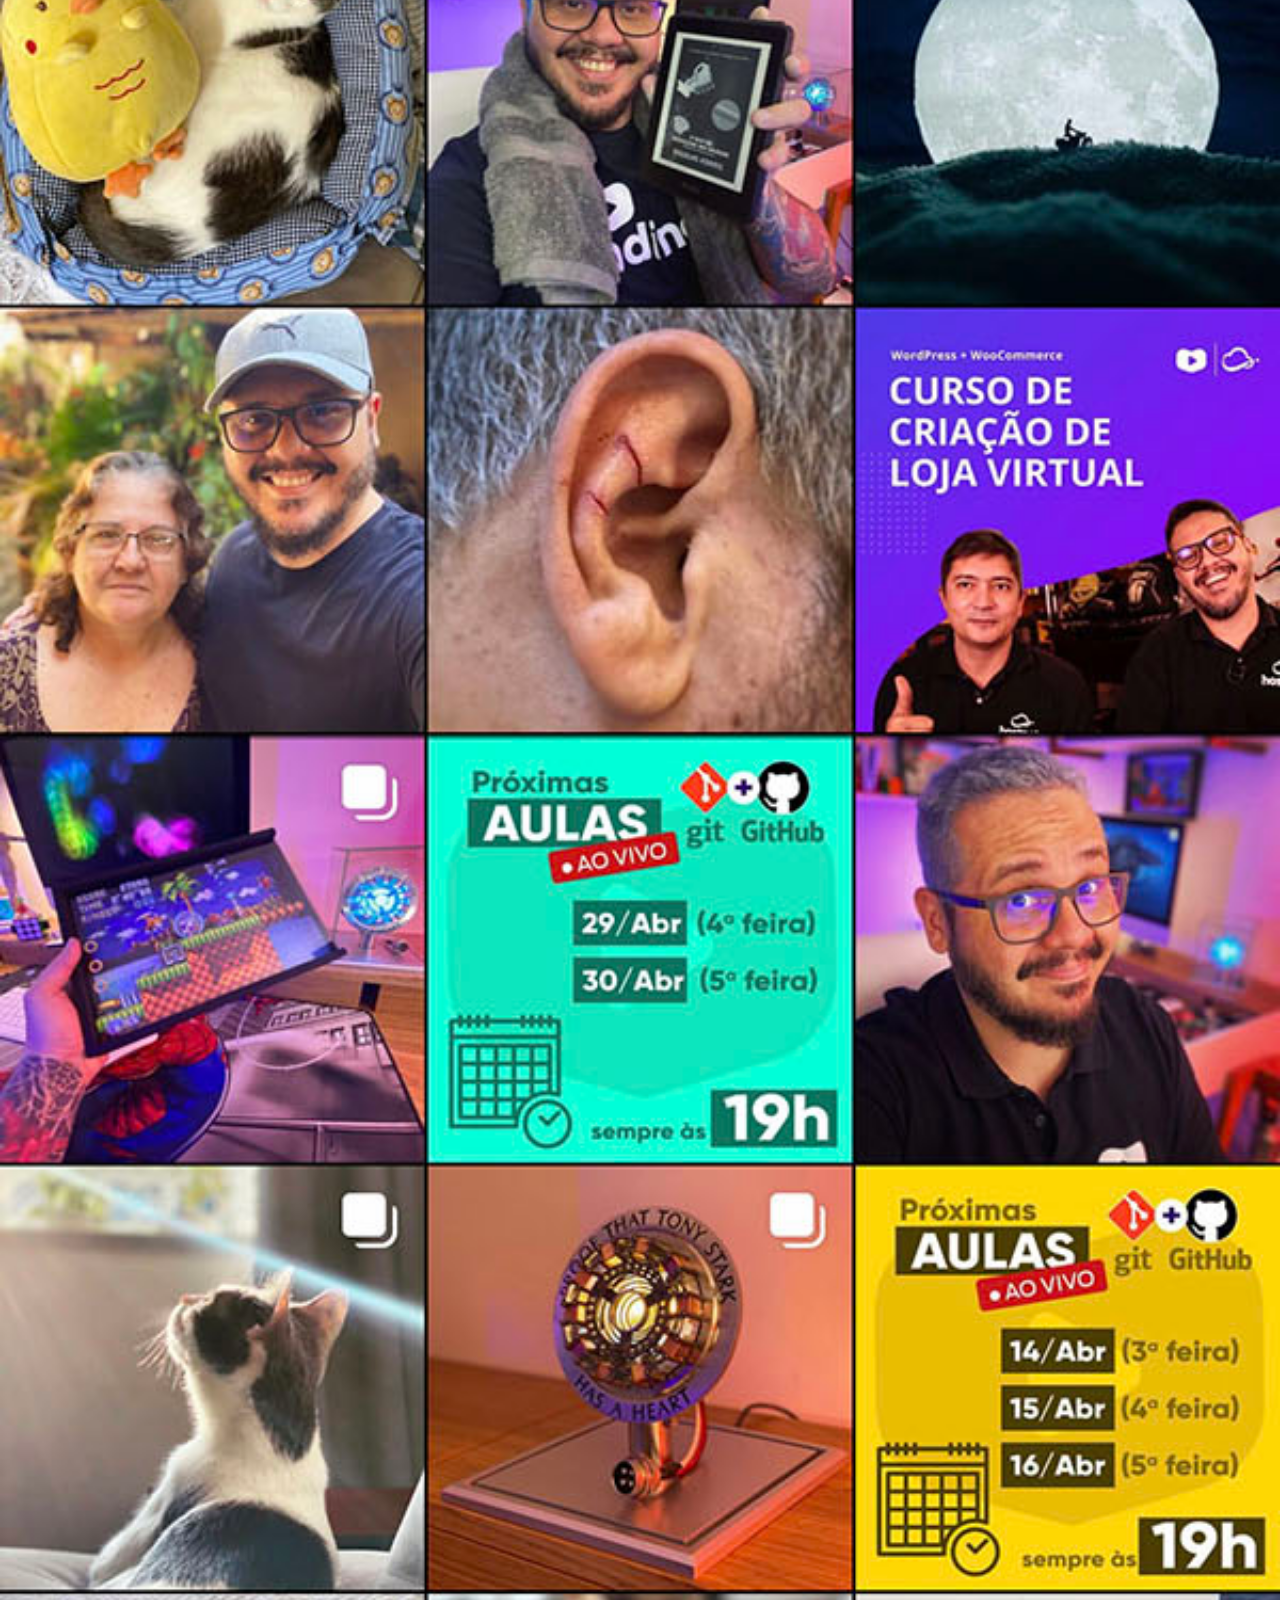
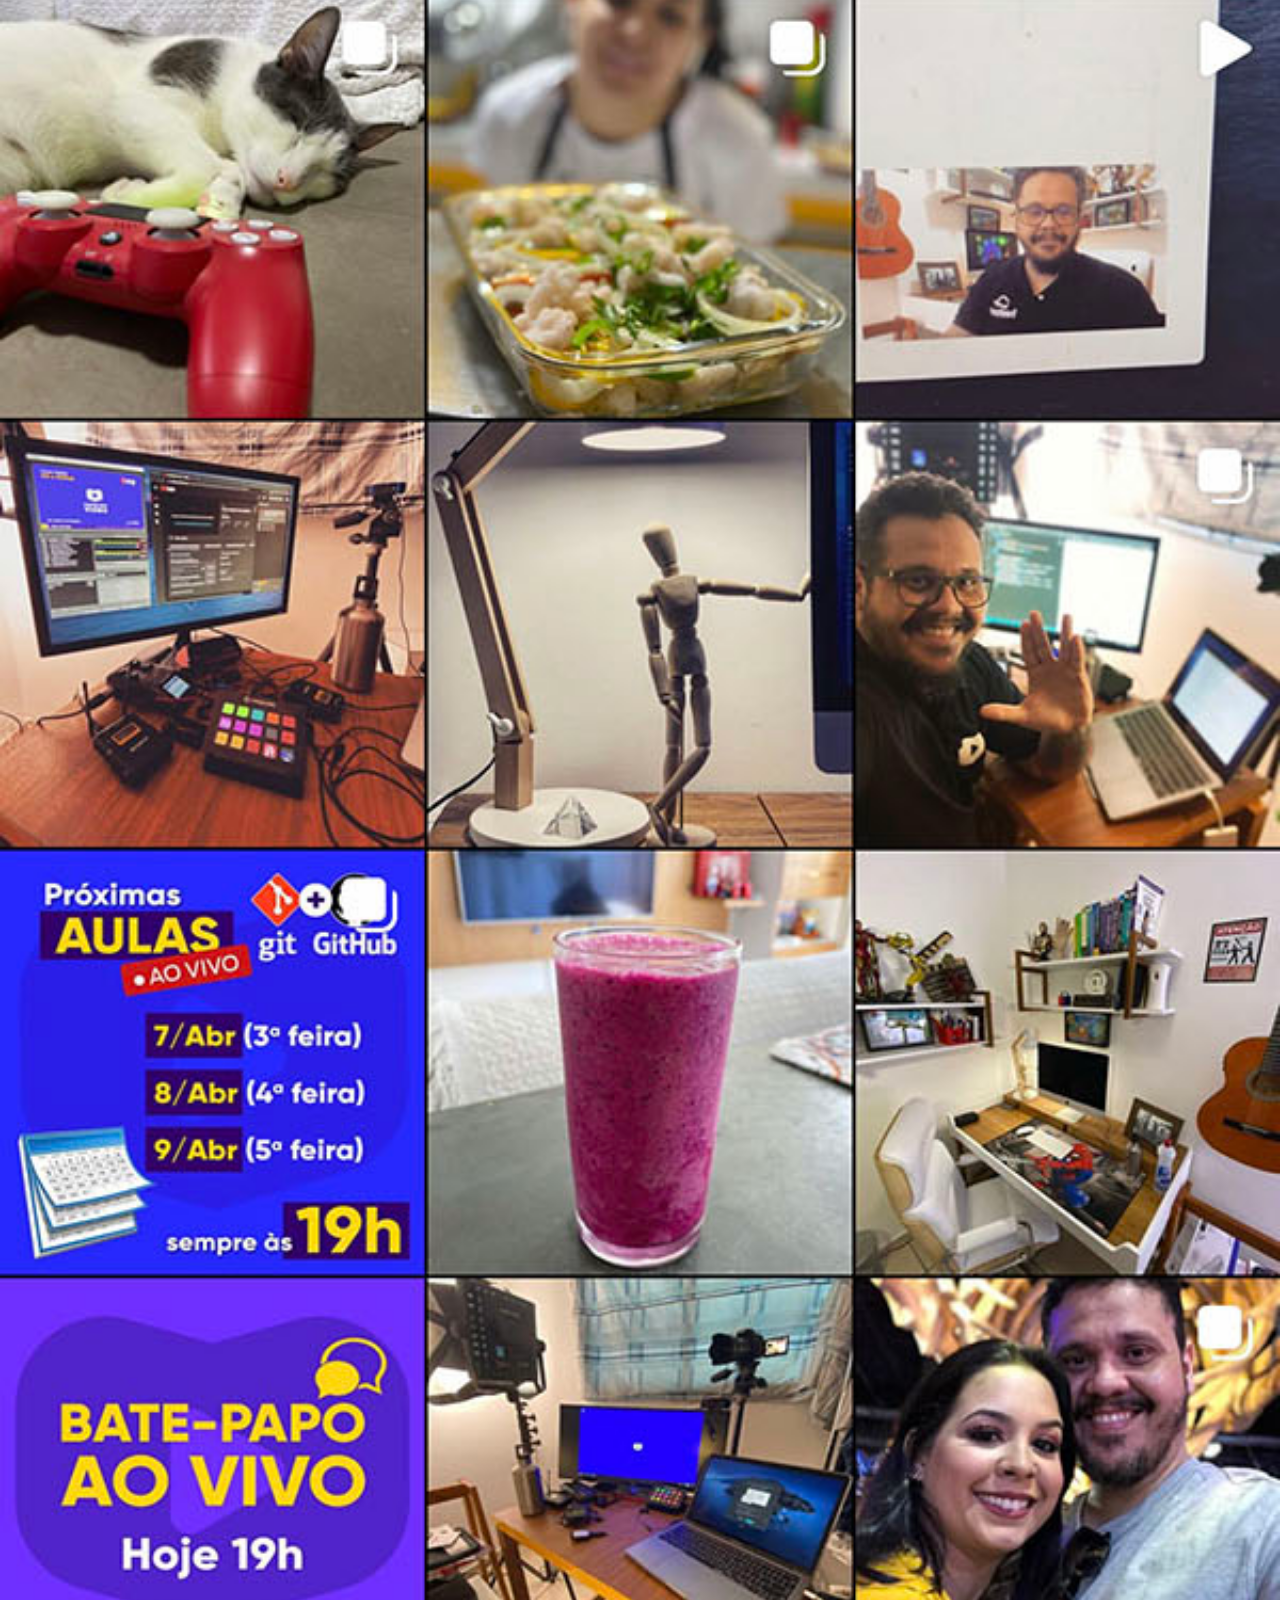
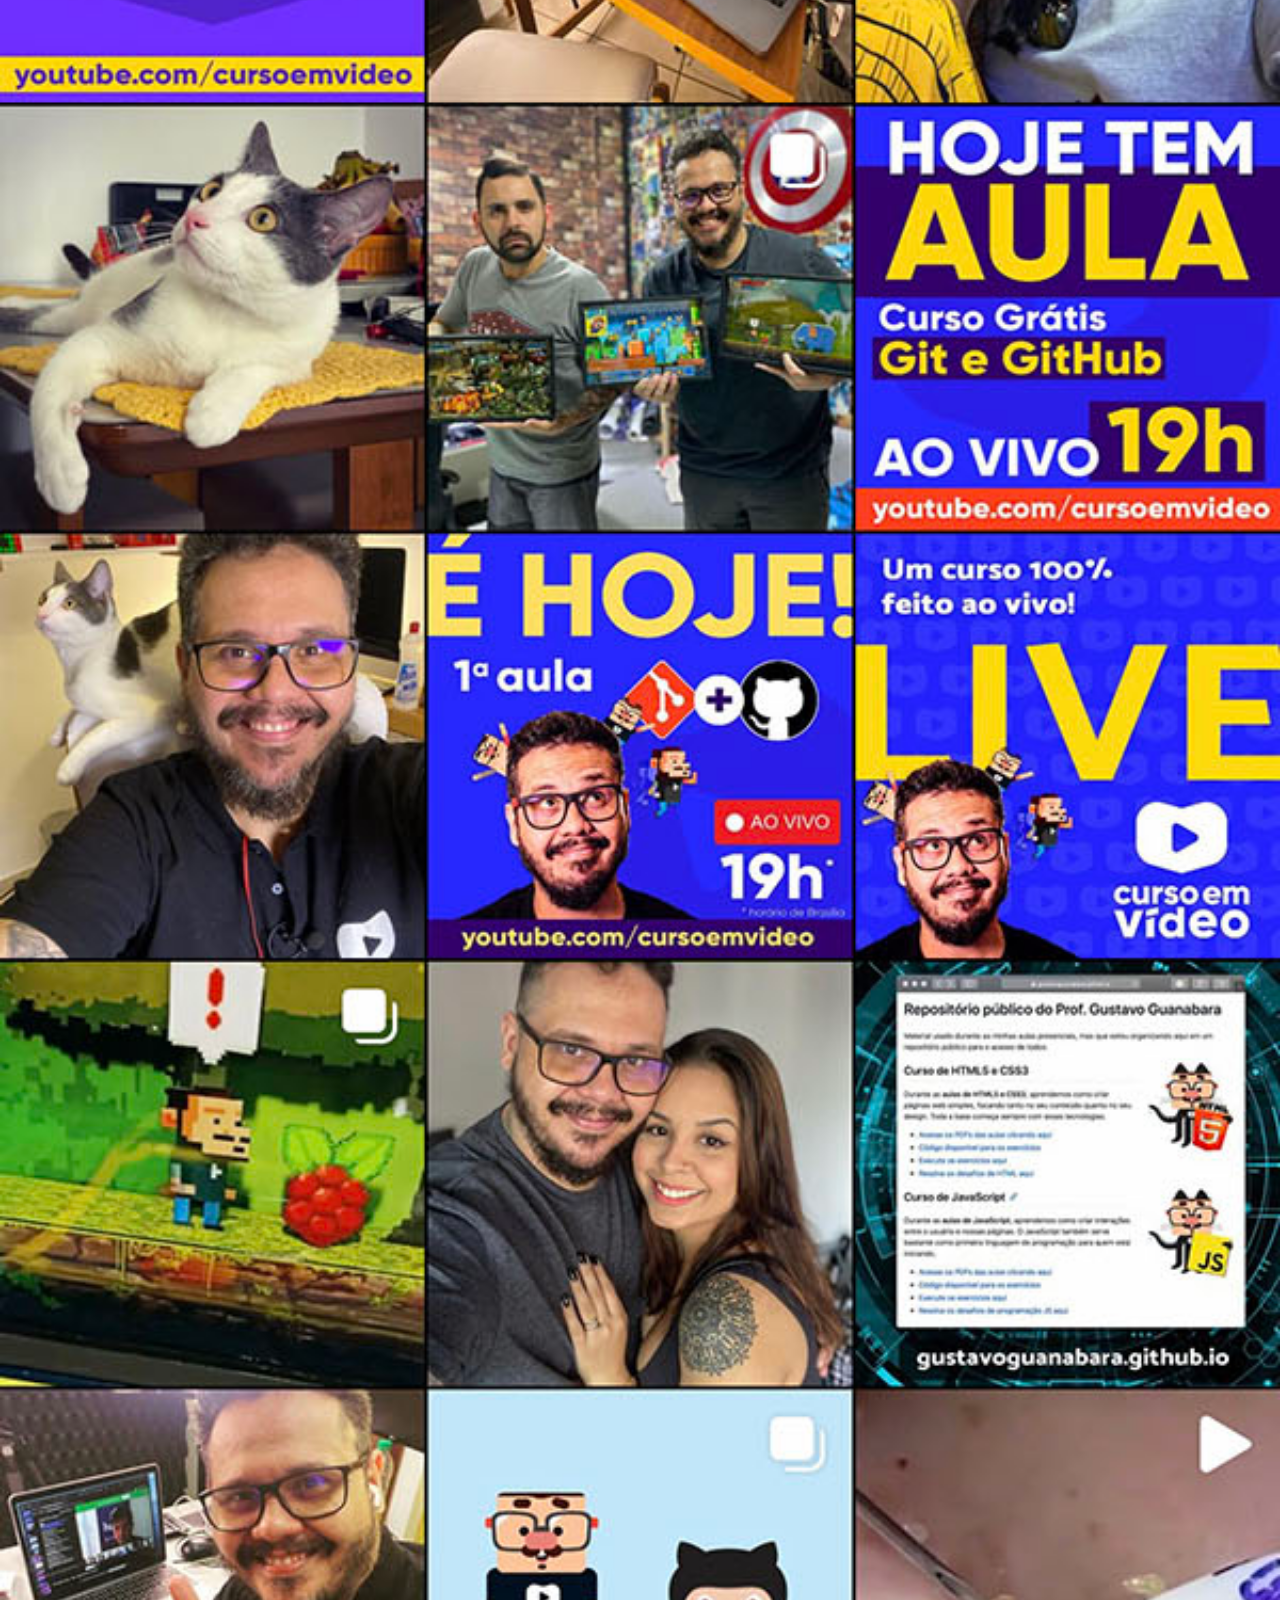
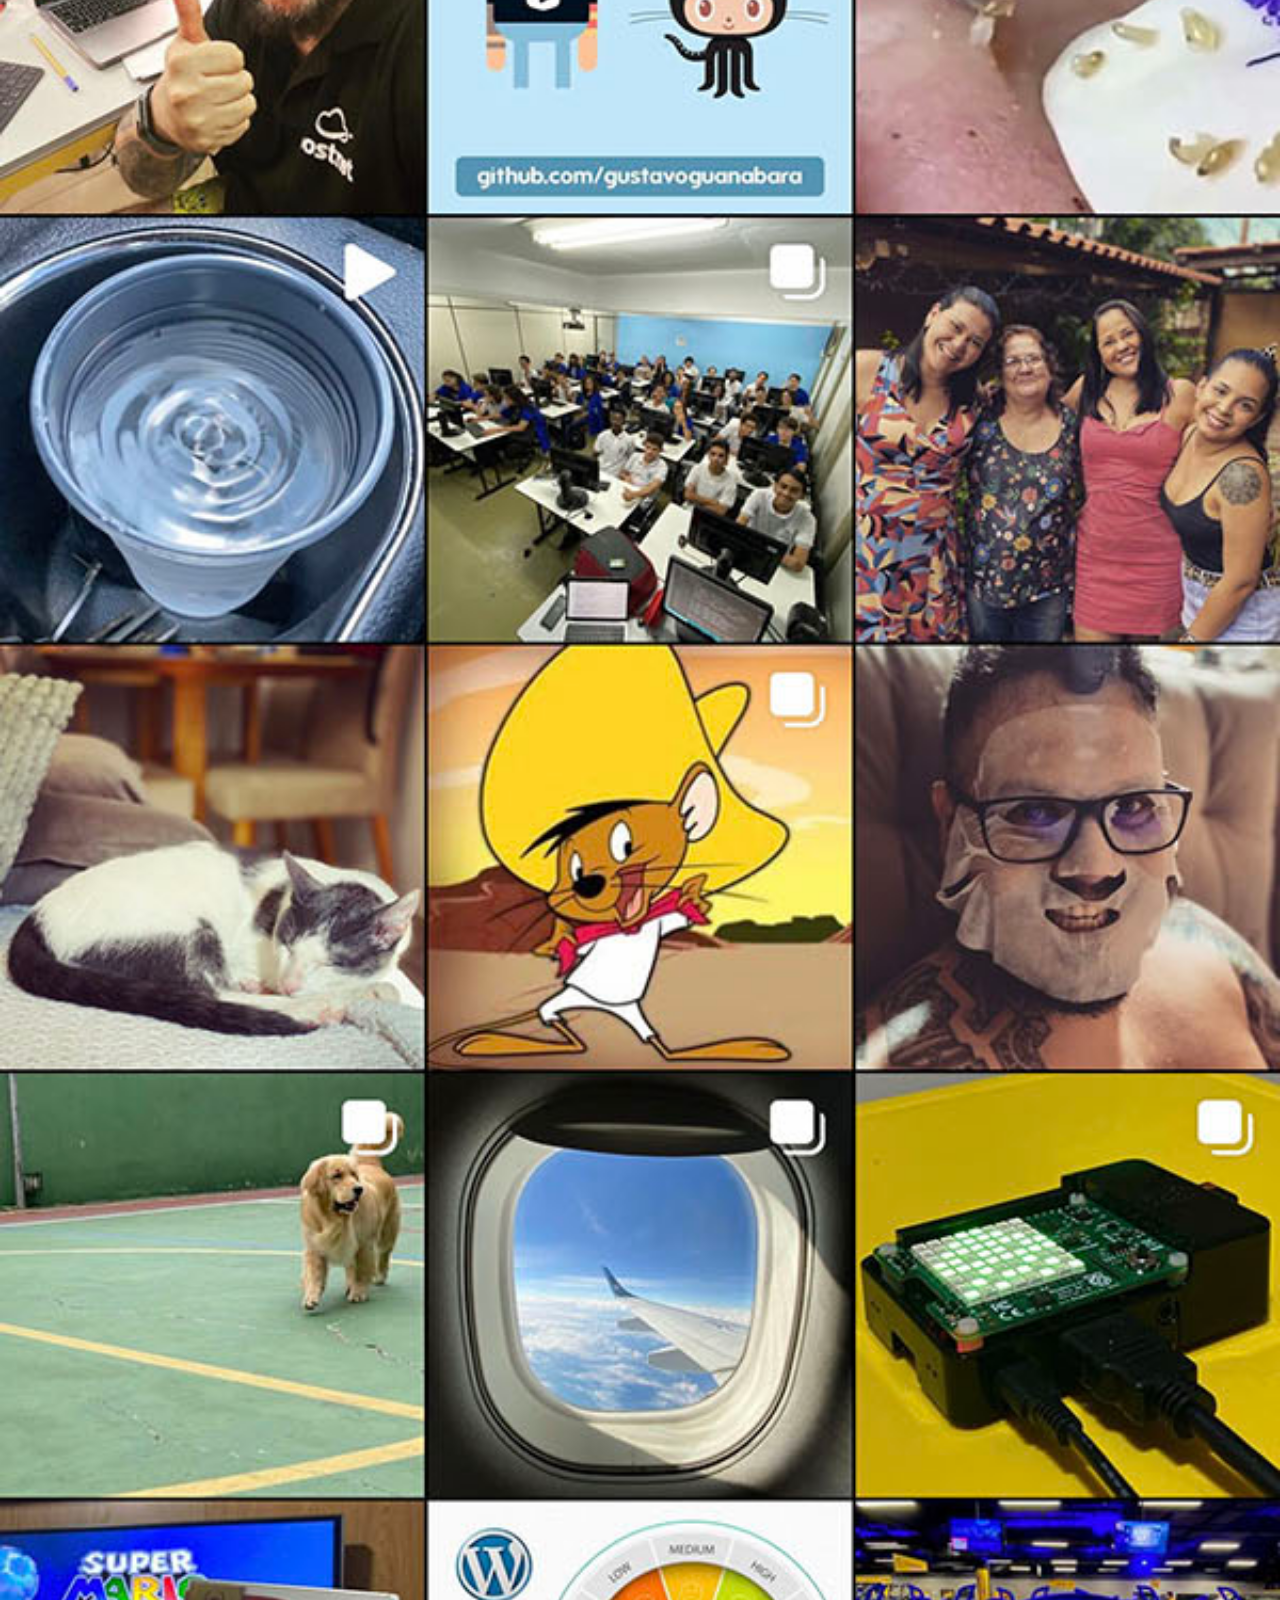
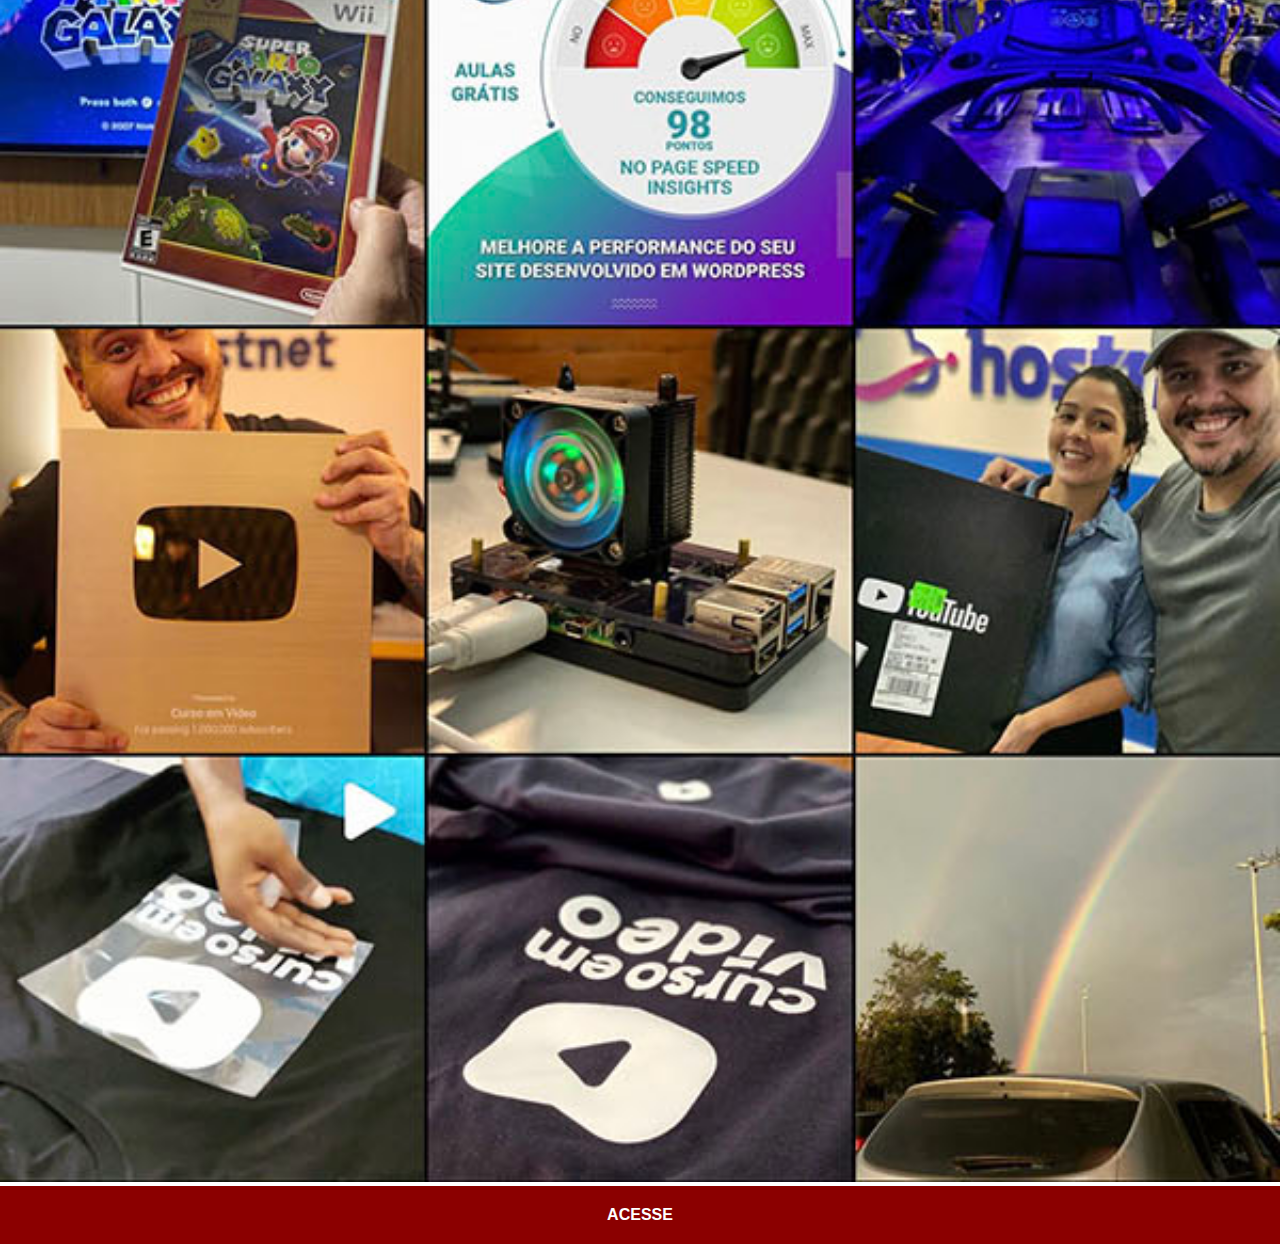
<file: instagram.html>
<!DOCTYPE html>
<html lang="pt-br">
<head>
    <meta charset="UTF-8">
    <meta http-equiv="X-UA-Compatible" content="IE=edge">
    <meta name="viewport" content="width=device-width, initial-scale=1.0">
    <title>Instagram</title>
    <link rel="stylesheet" href="estilos/social.css">
</head>
<body>
    <img src="imagens/tela-instagram.jpg" alt="Instagram">
    <a href="instagram.com/gustavoguanabara">ACESSE</a>
</body>
</html>
</file>
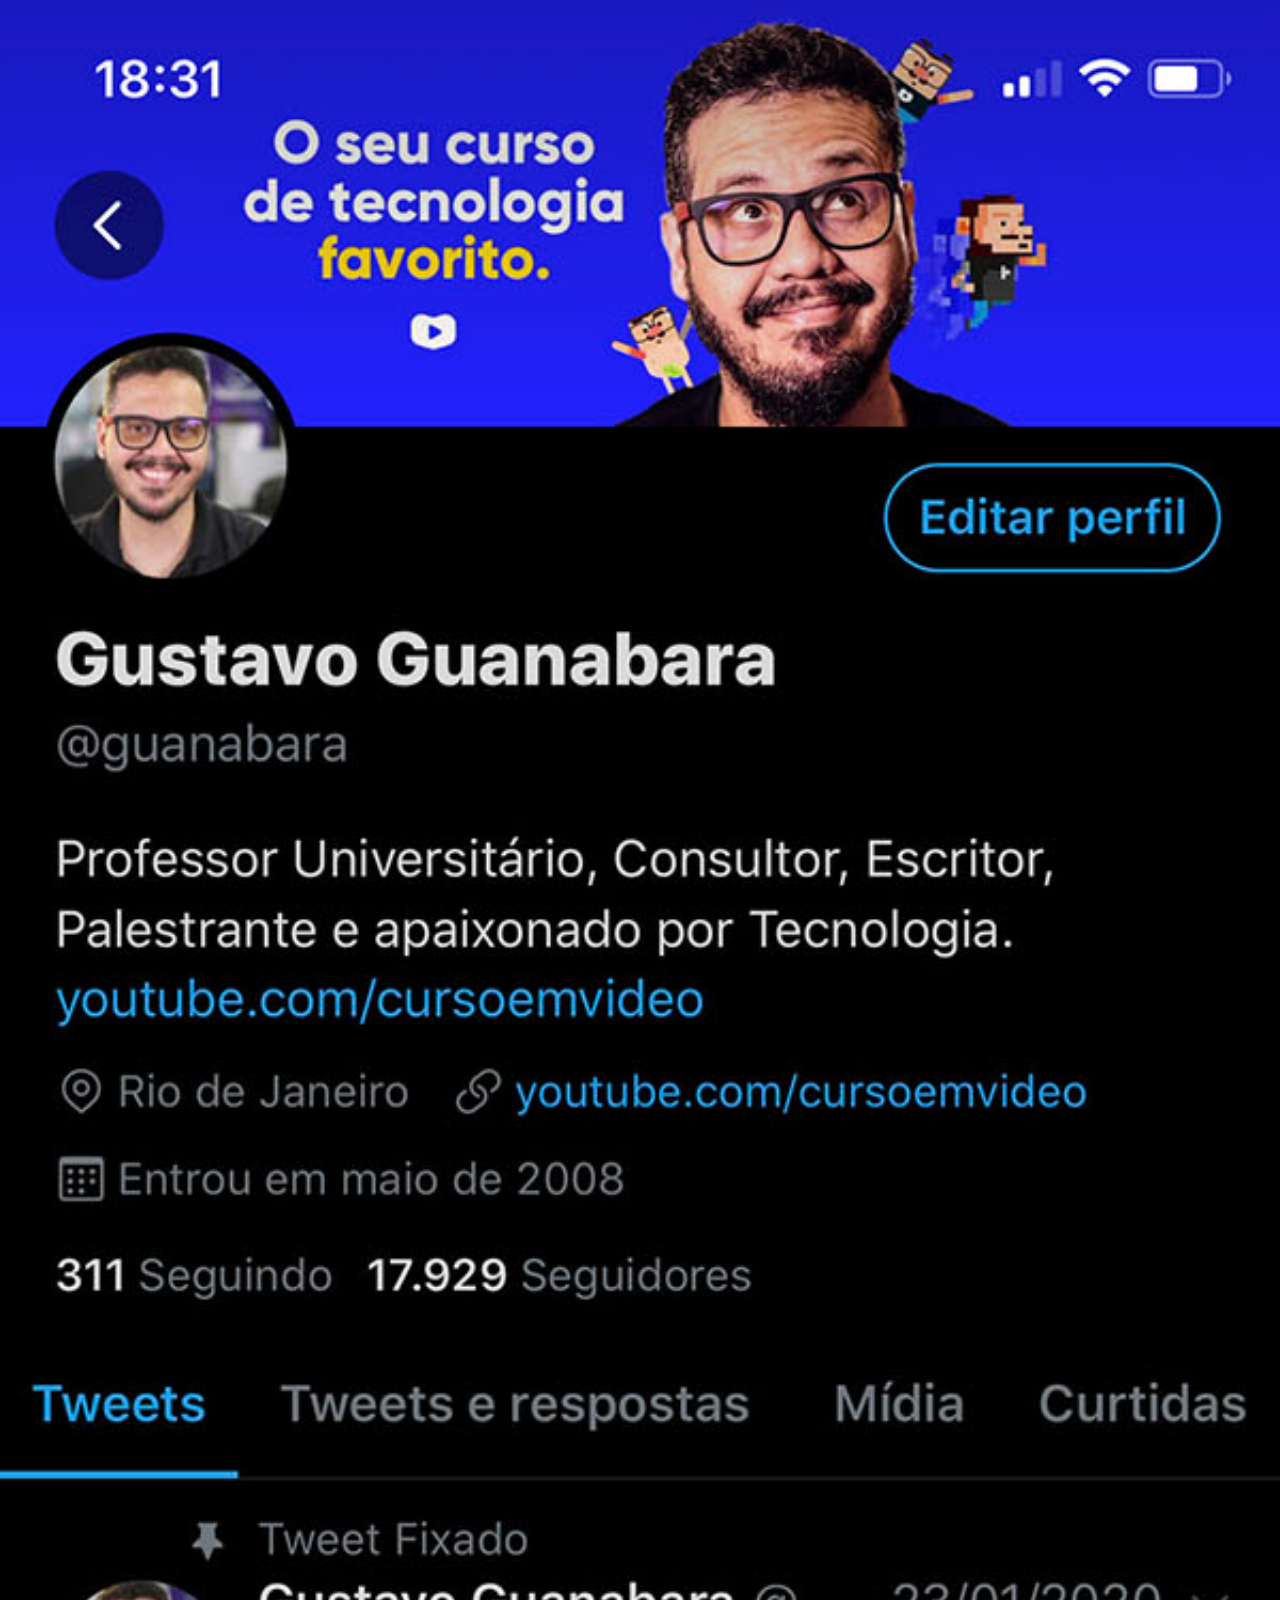
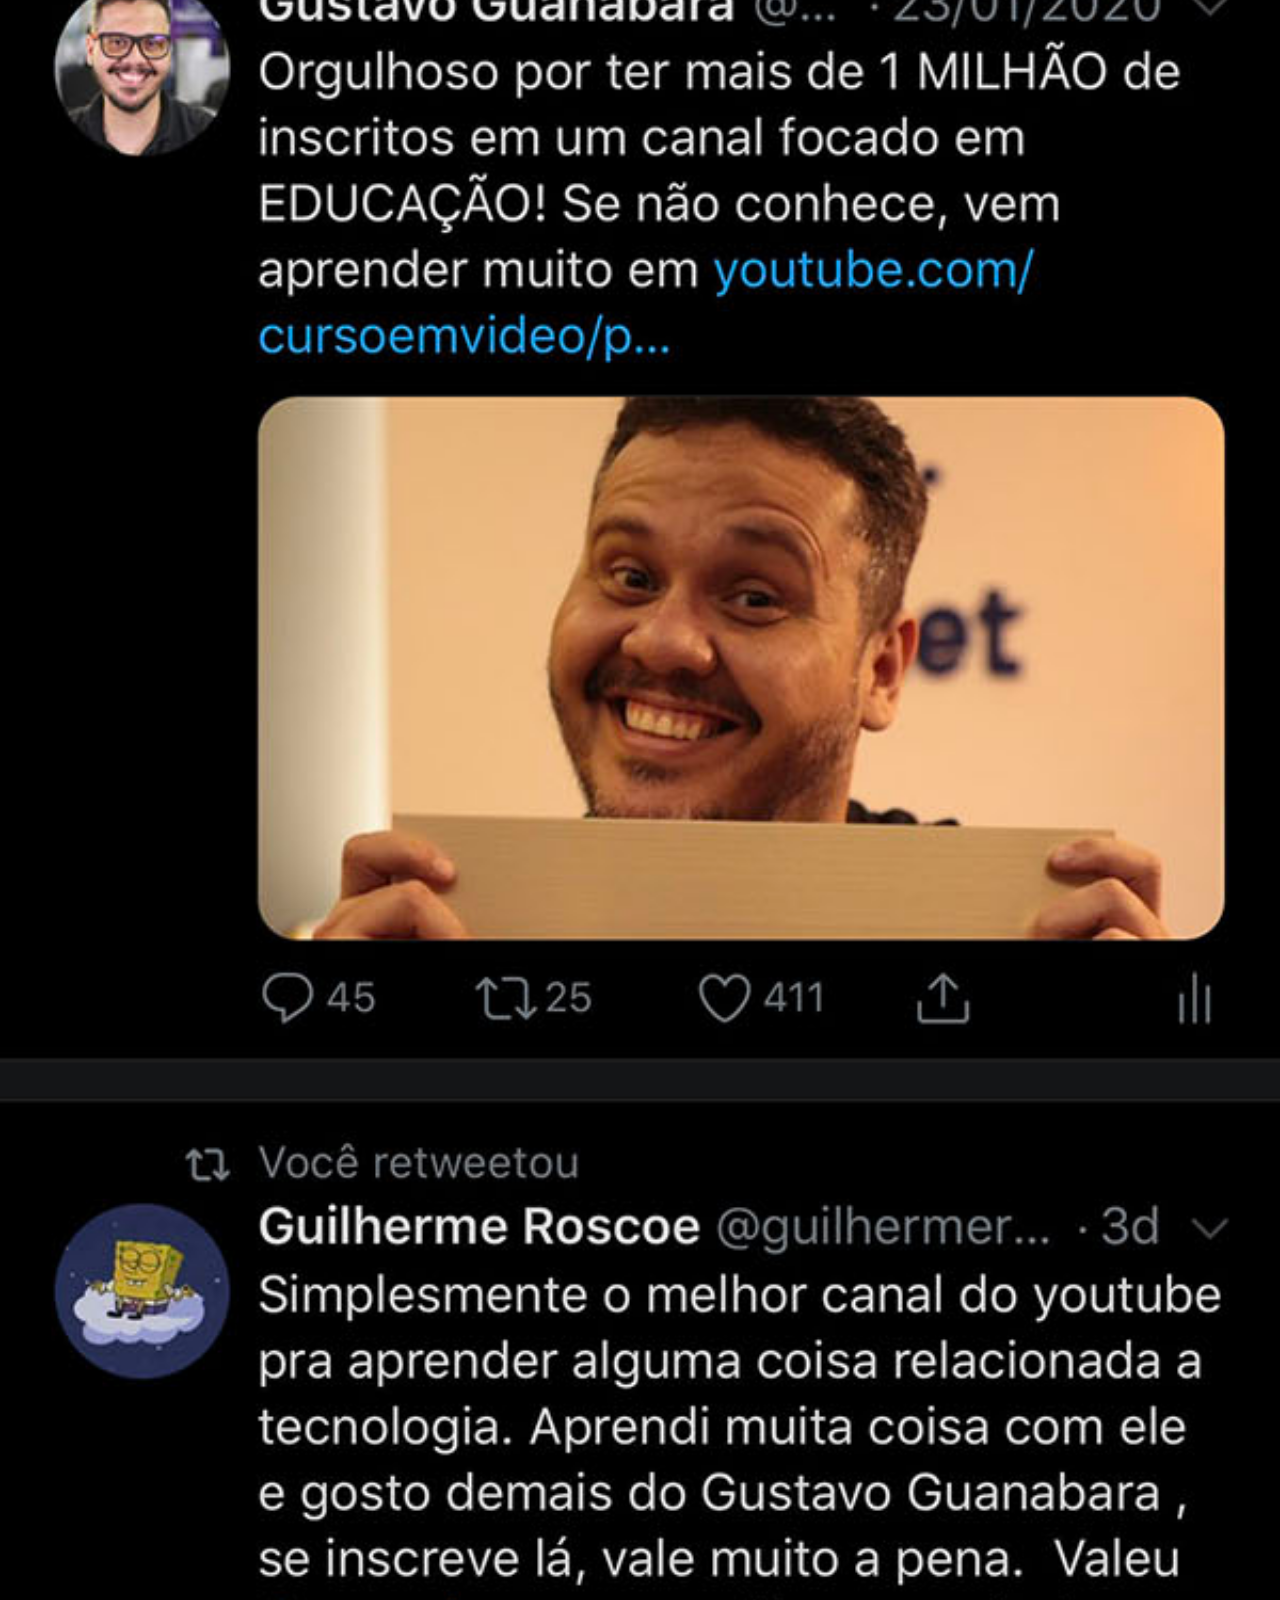
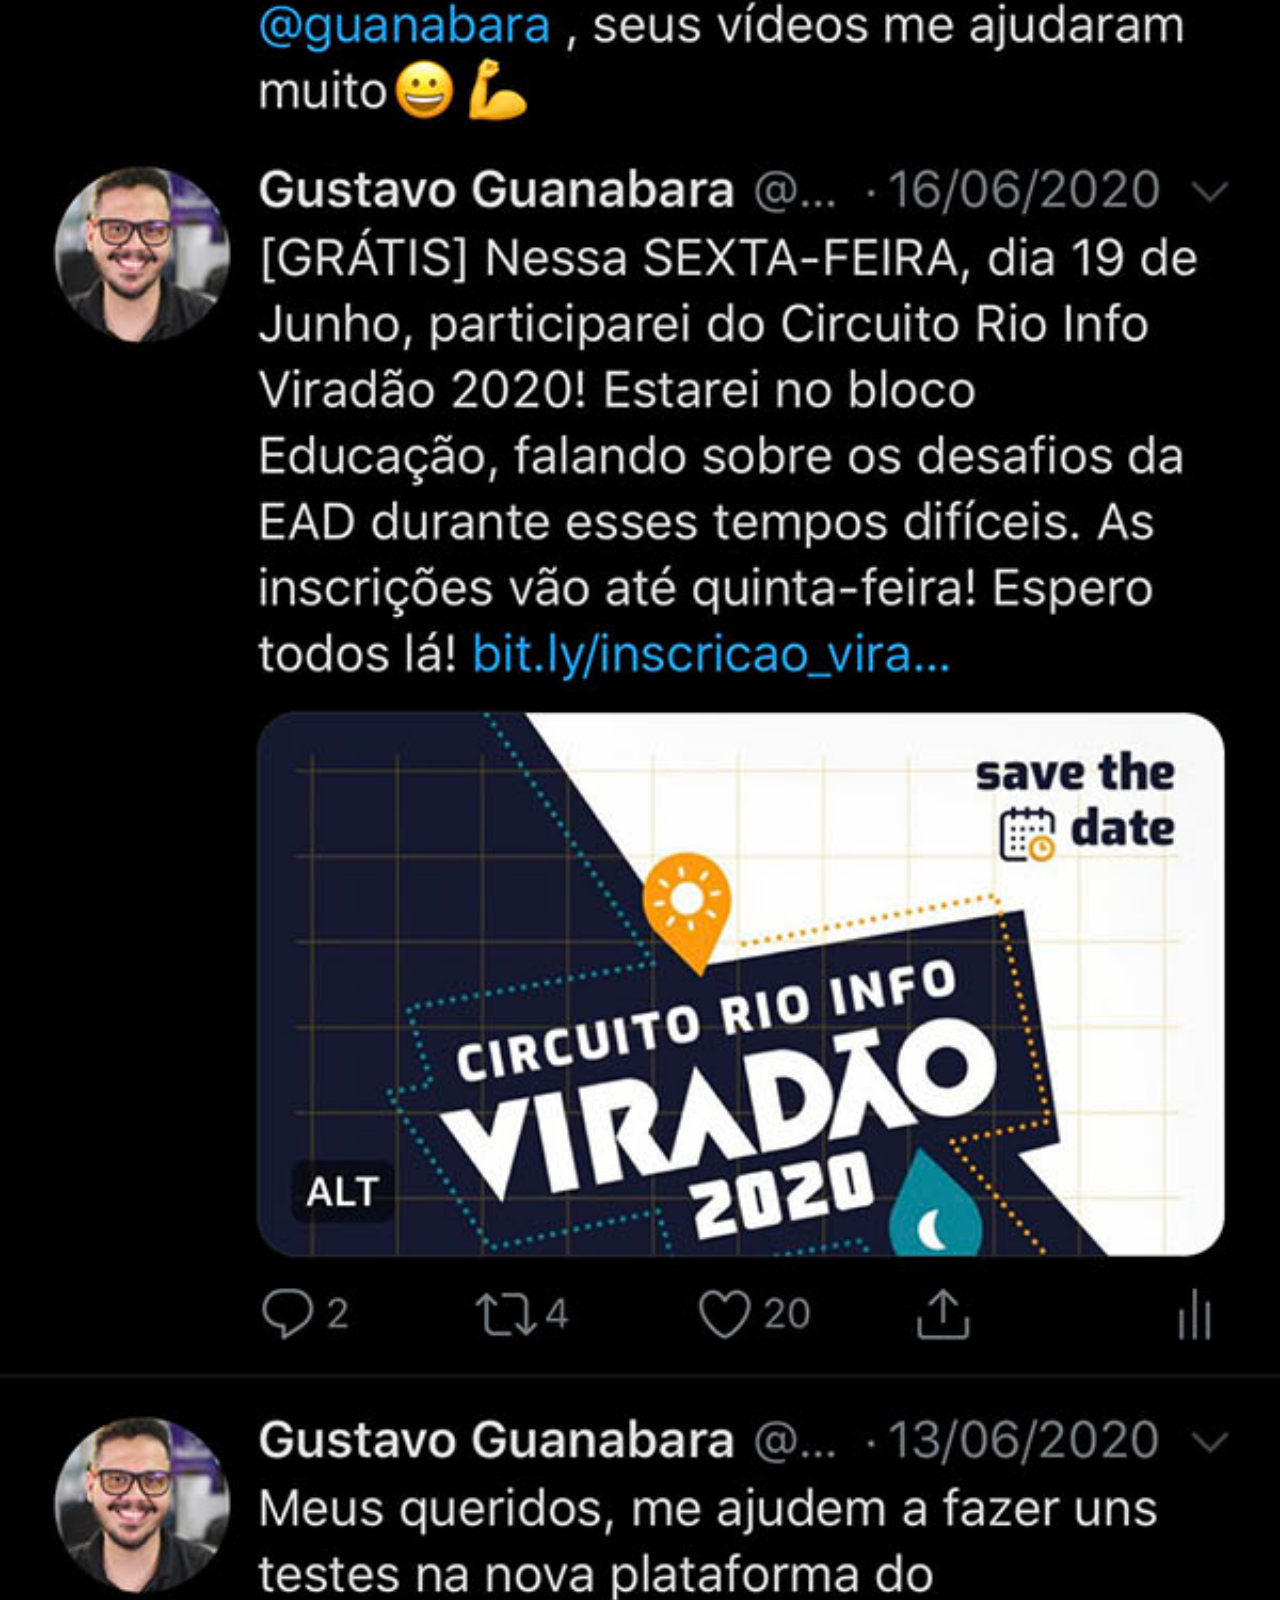
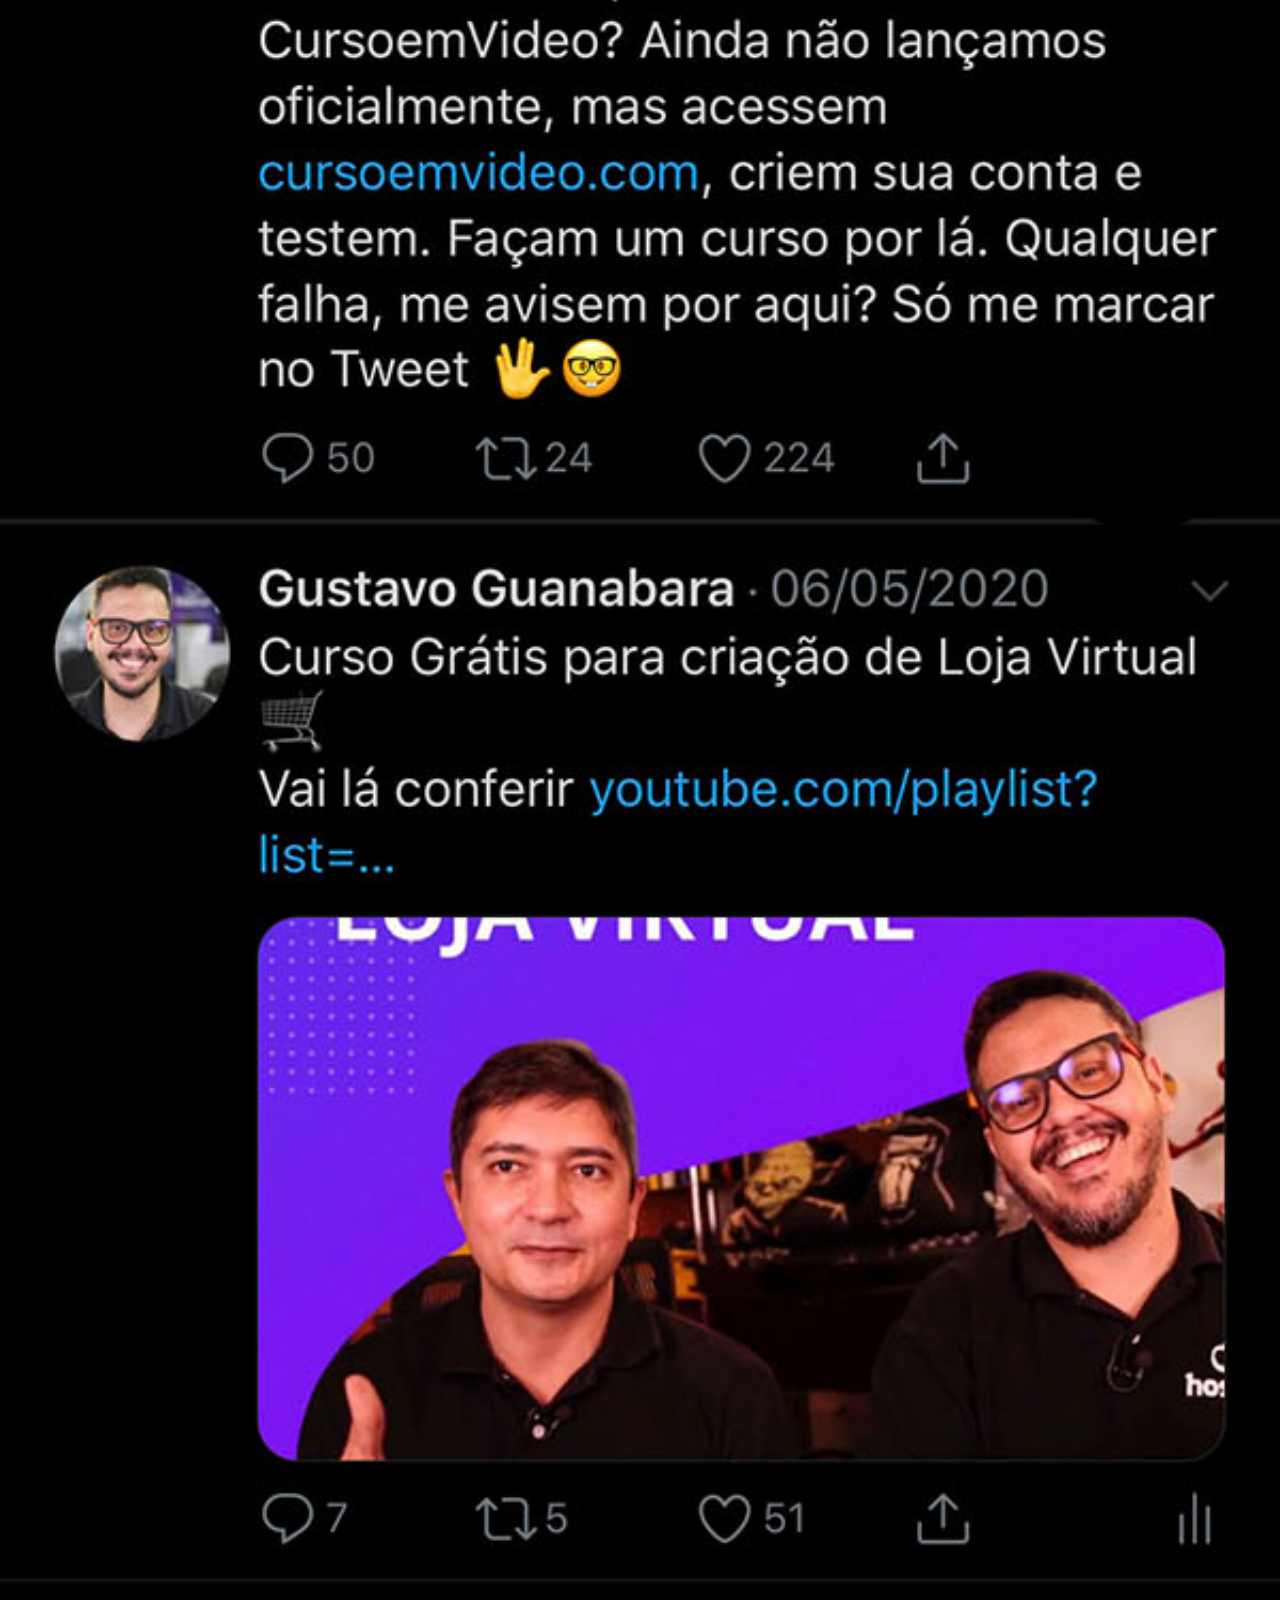
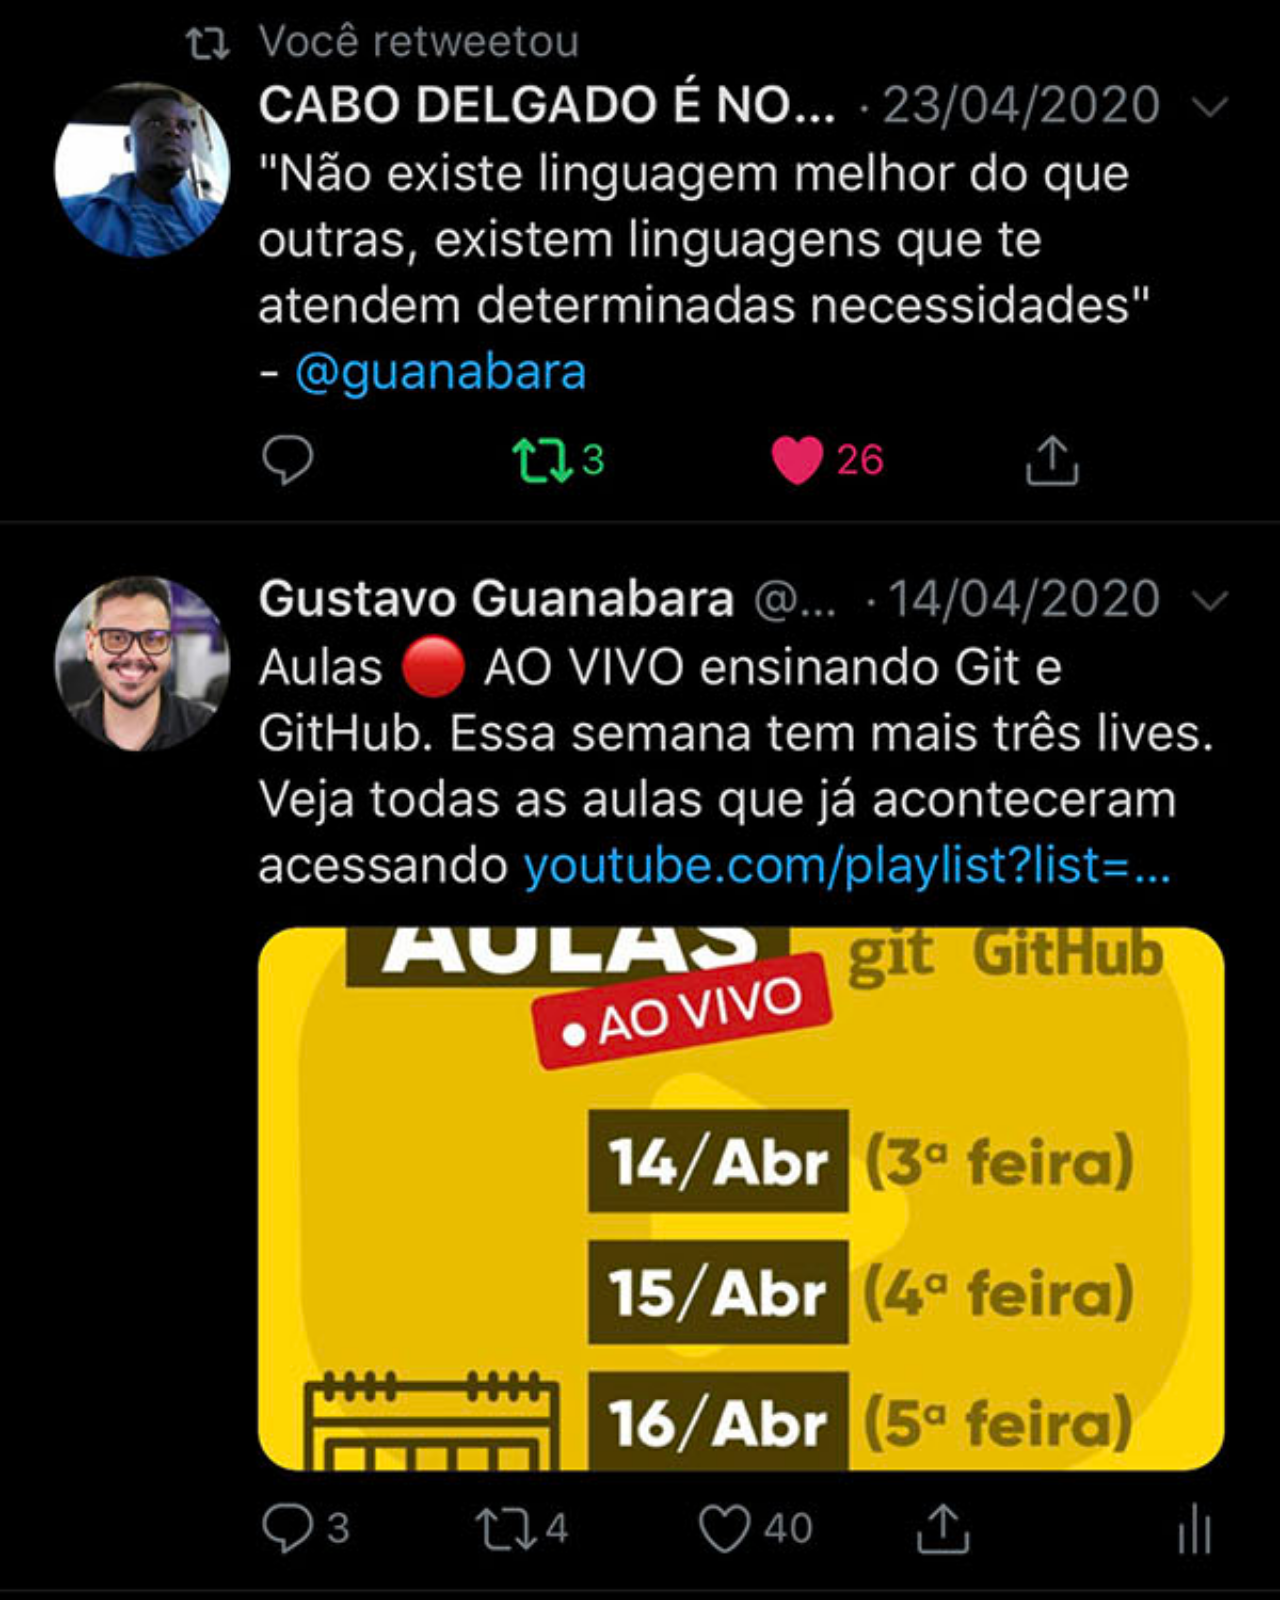
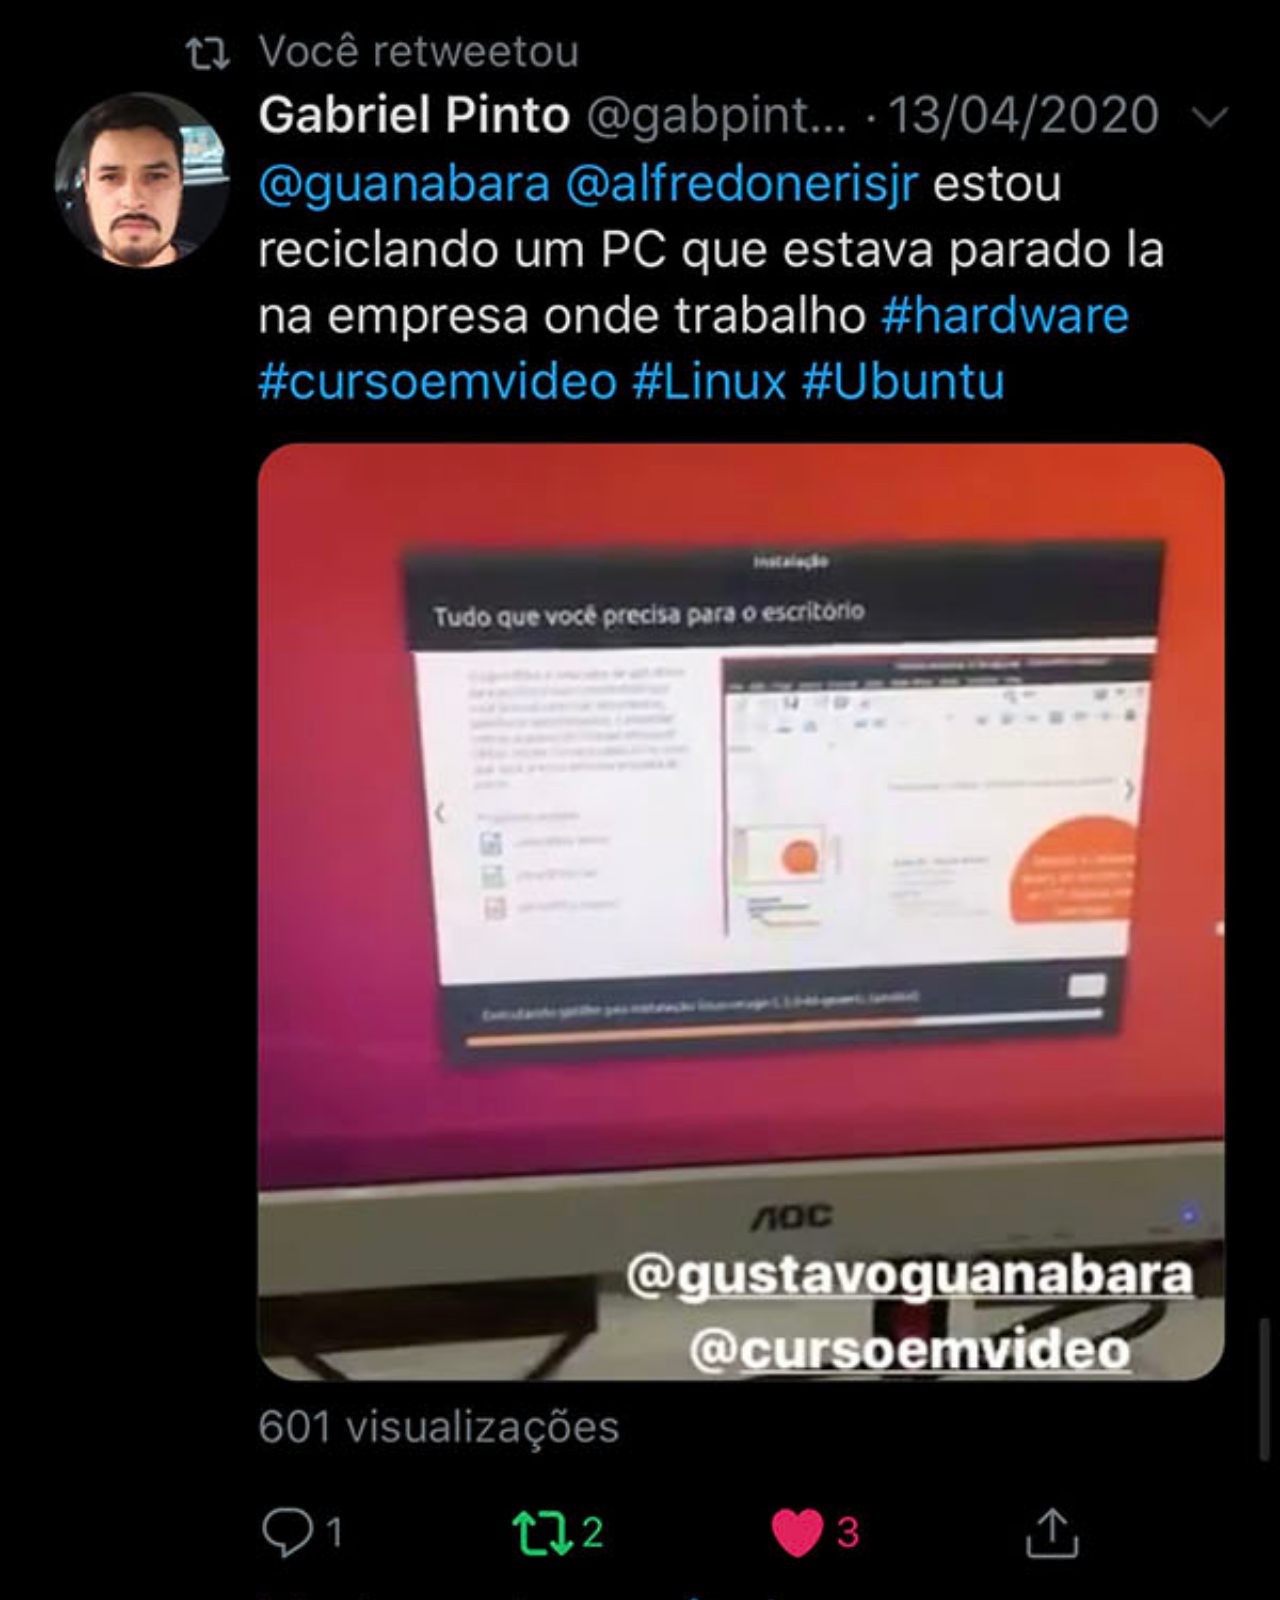
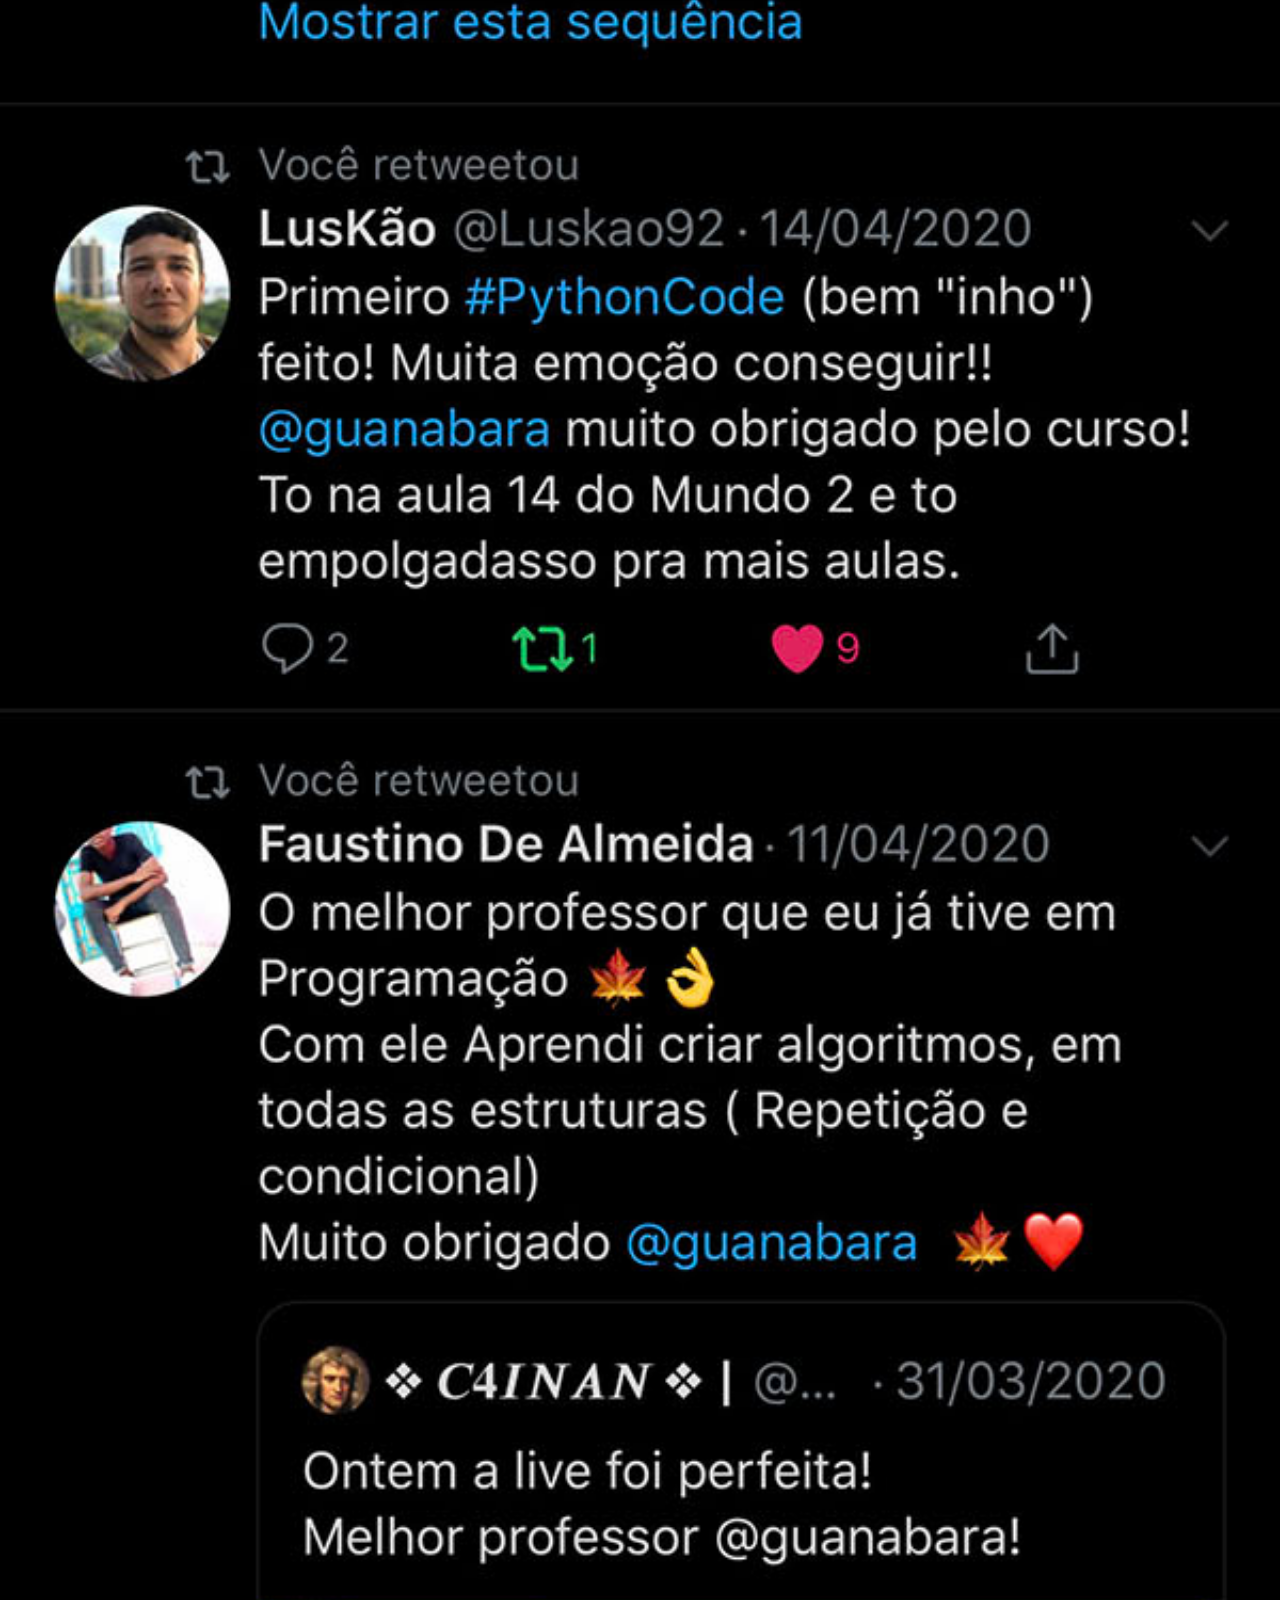
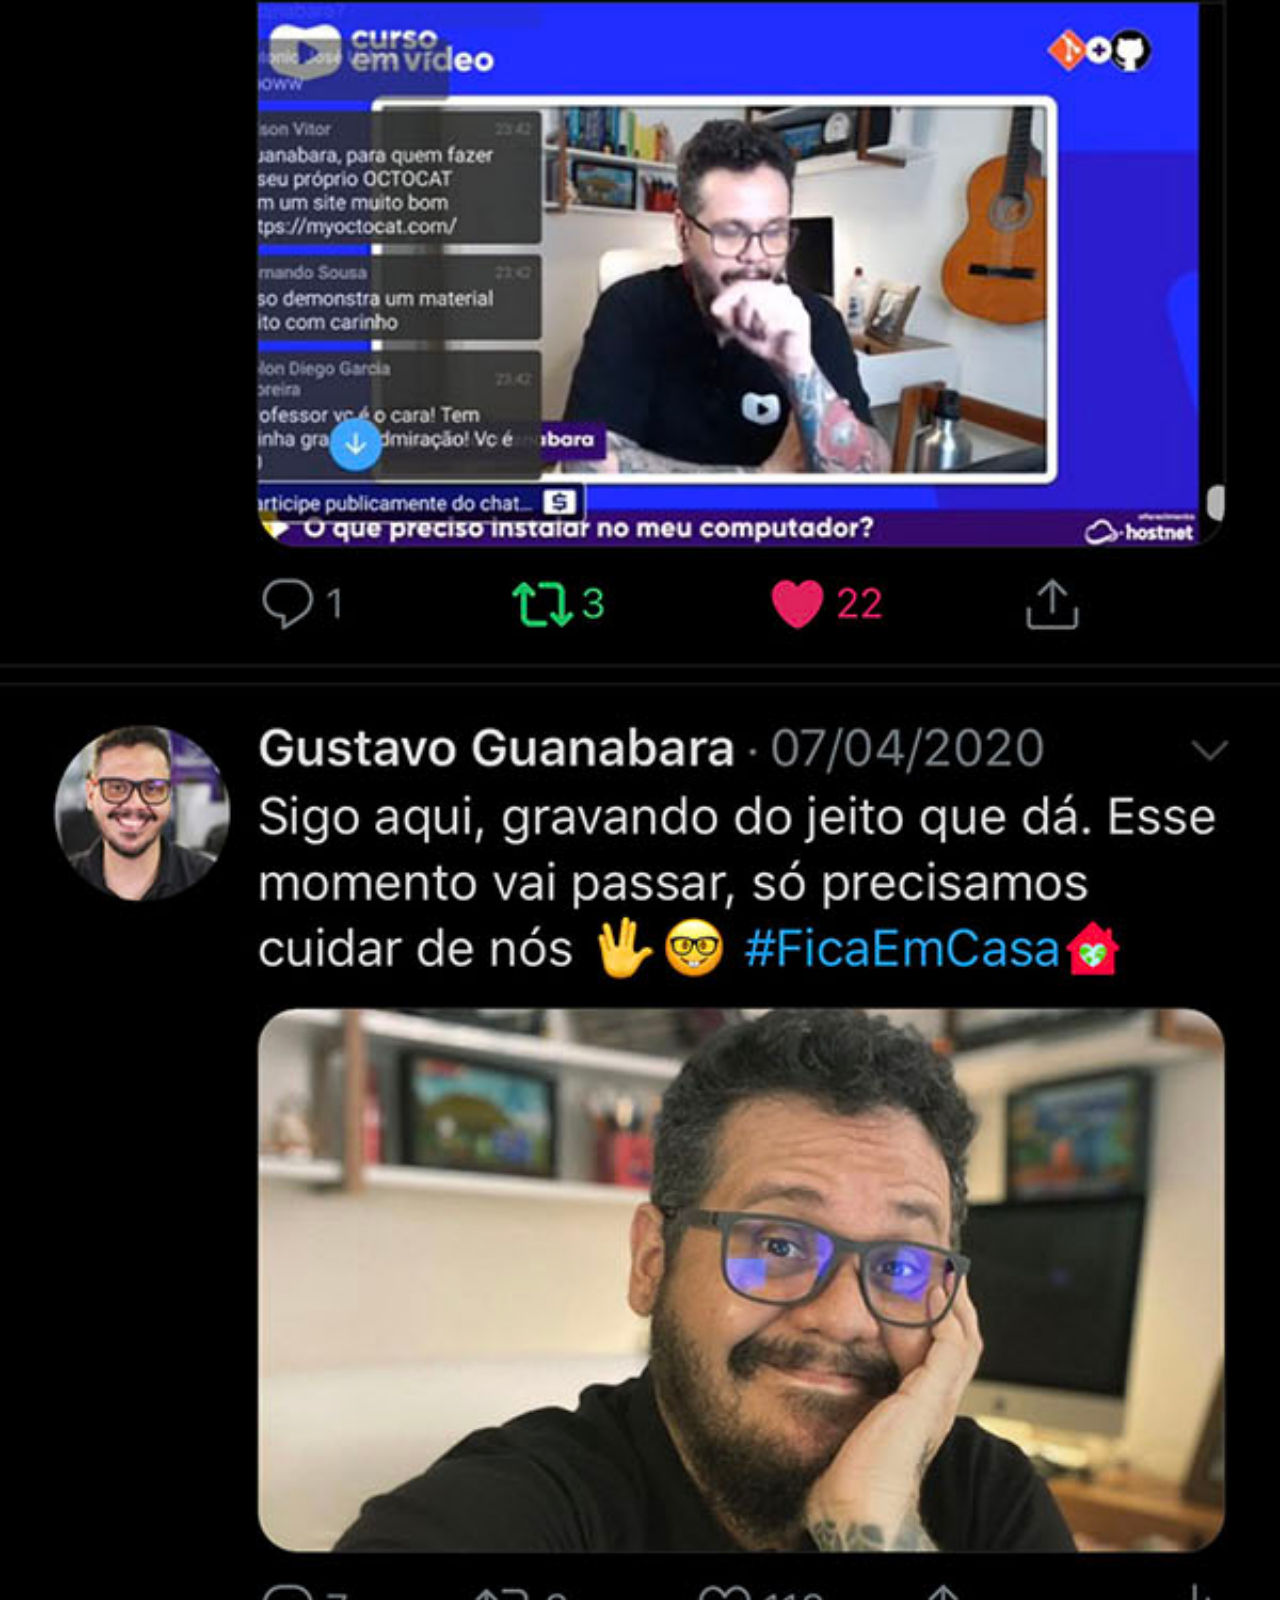
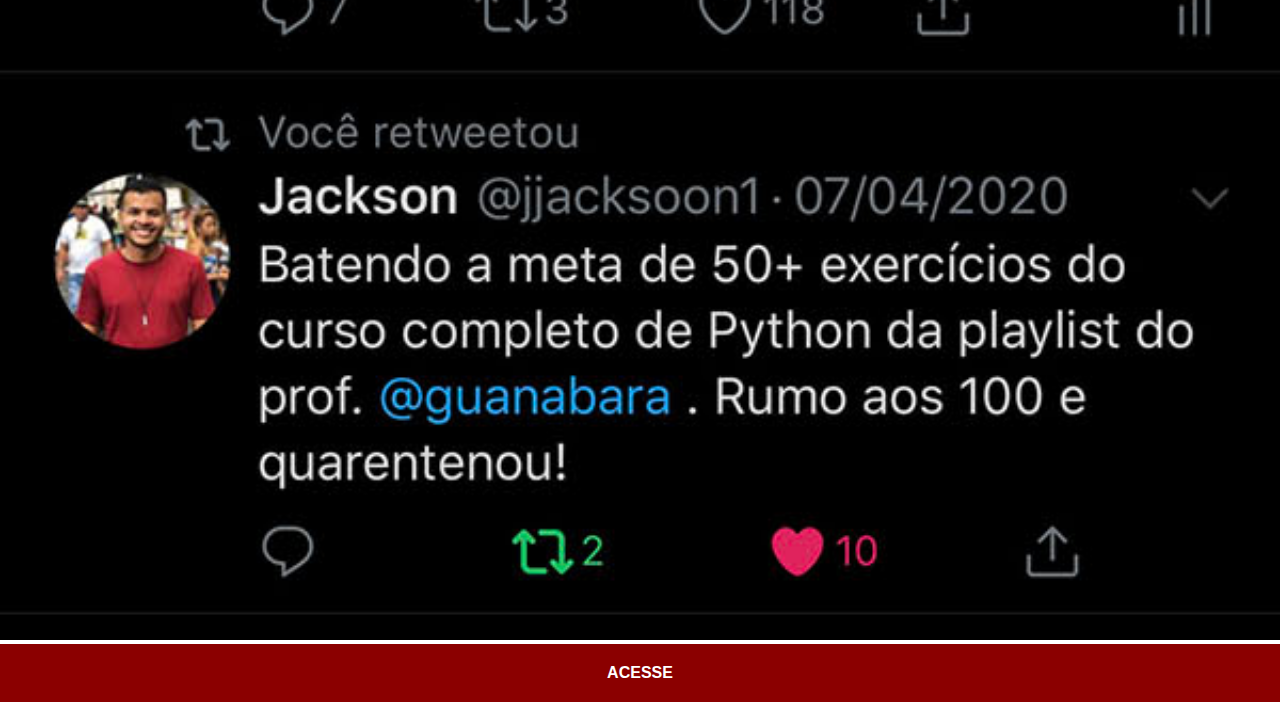
<file: twitter.html>
<!DOCTYPE html>
<html lang="pt-br">
<head>
    <meta charset="UTF-8">
    <meta http-equiv="X-UA-Compatible" content="IE=edge">
    <meta name="viewport" content="width=device-width, initial-scale=1.0">
    <title>Twiter - Gustavo Guanabara</title>
    <link rel="stylesheet" href="estilos/social.css">
</head>
<body>
    <img src="imagens/tela-twitter.jpg" alt="Twiter">
    <a href="@guanabara">ACESSE</a>
</body>
</html>
</file>
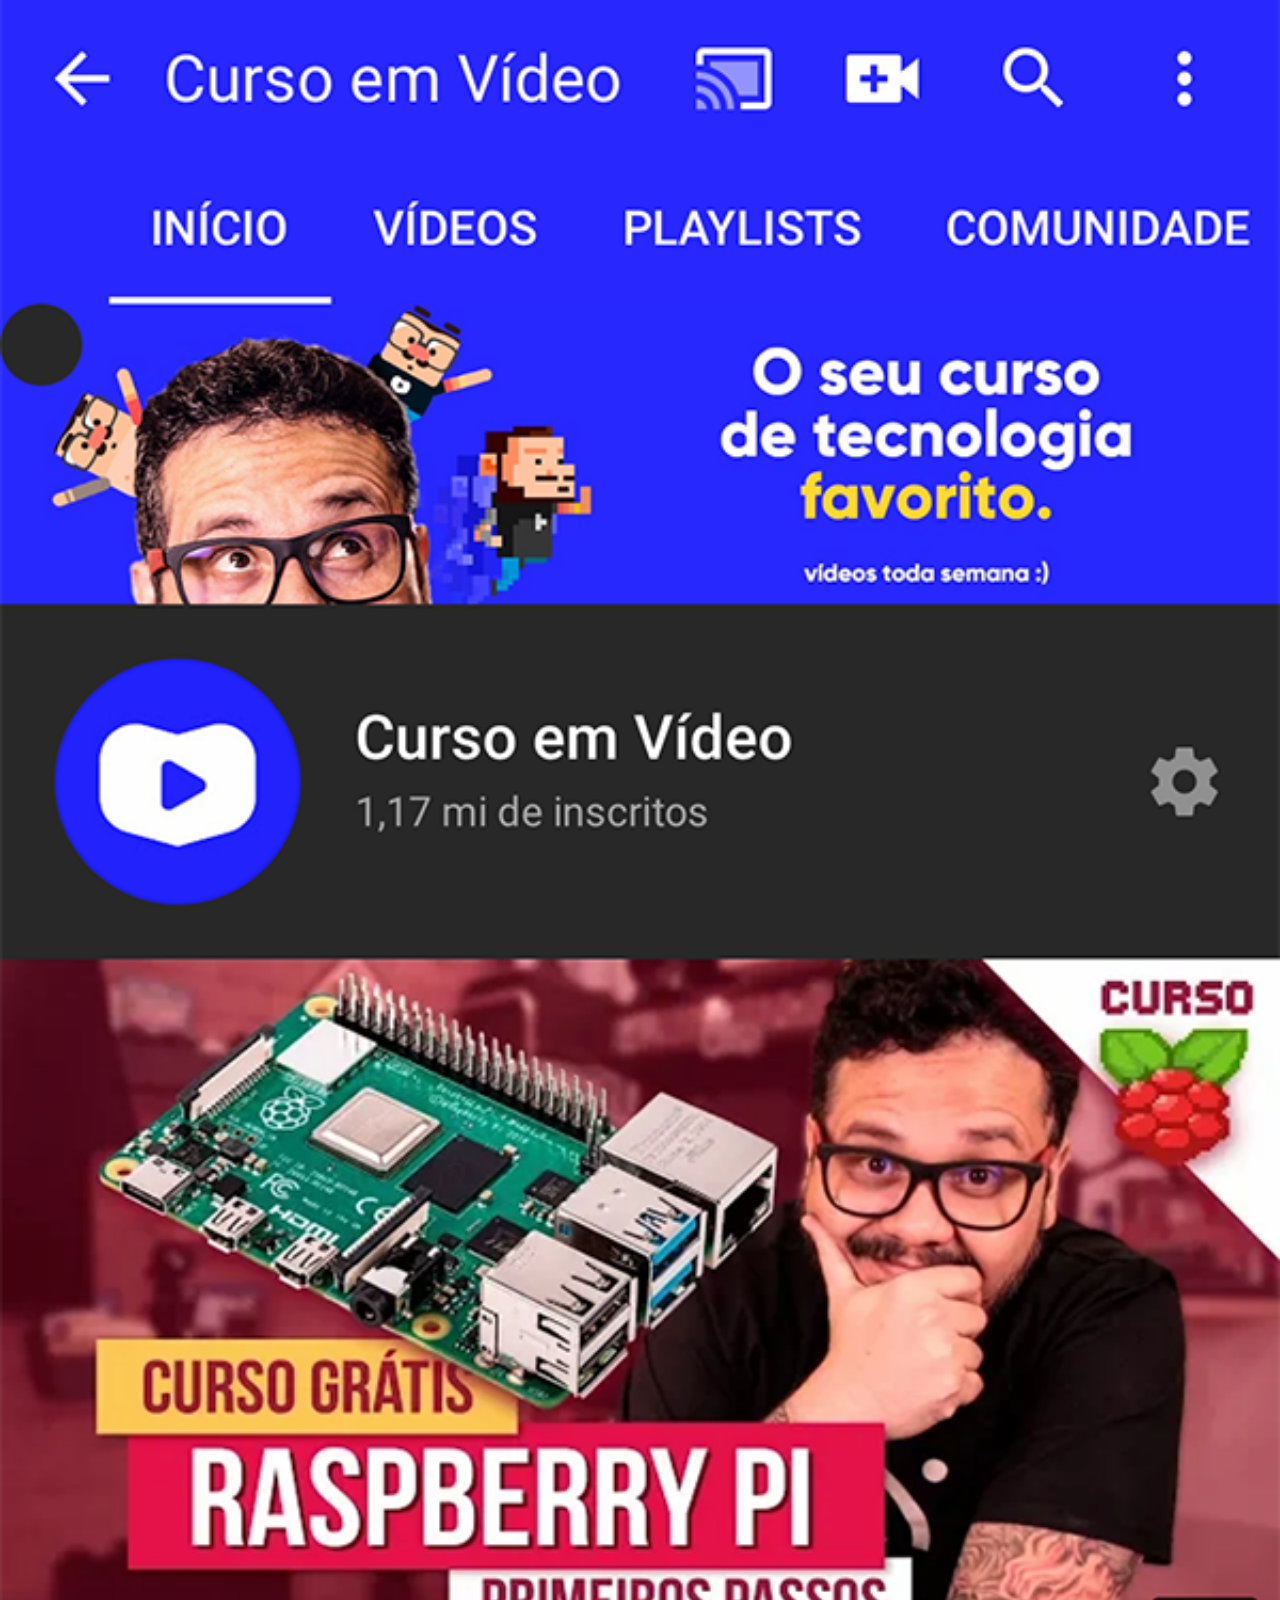
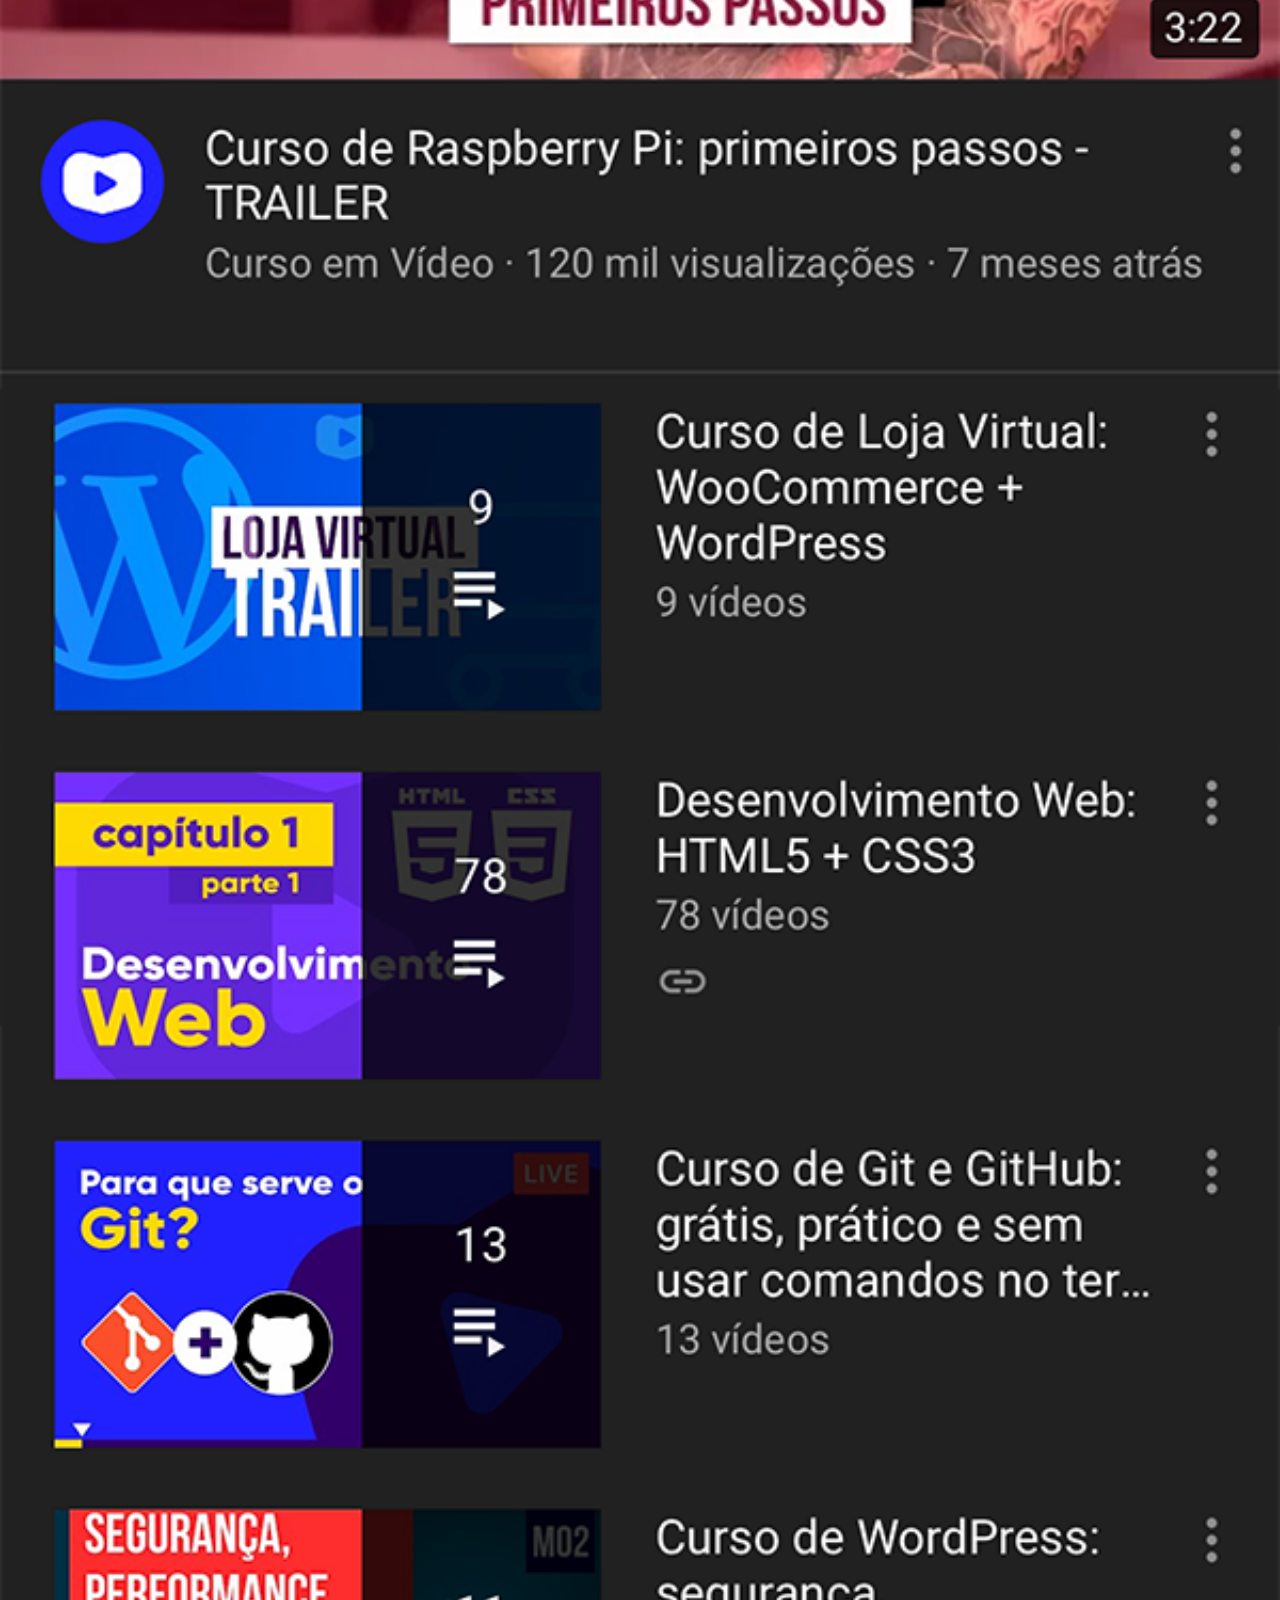
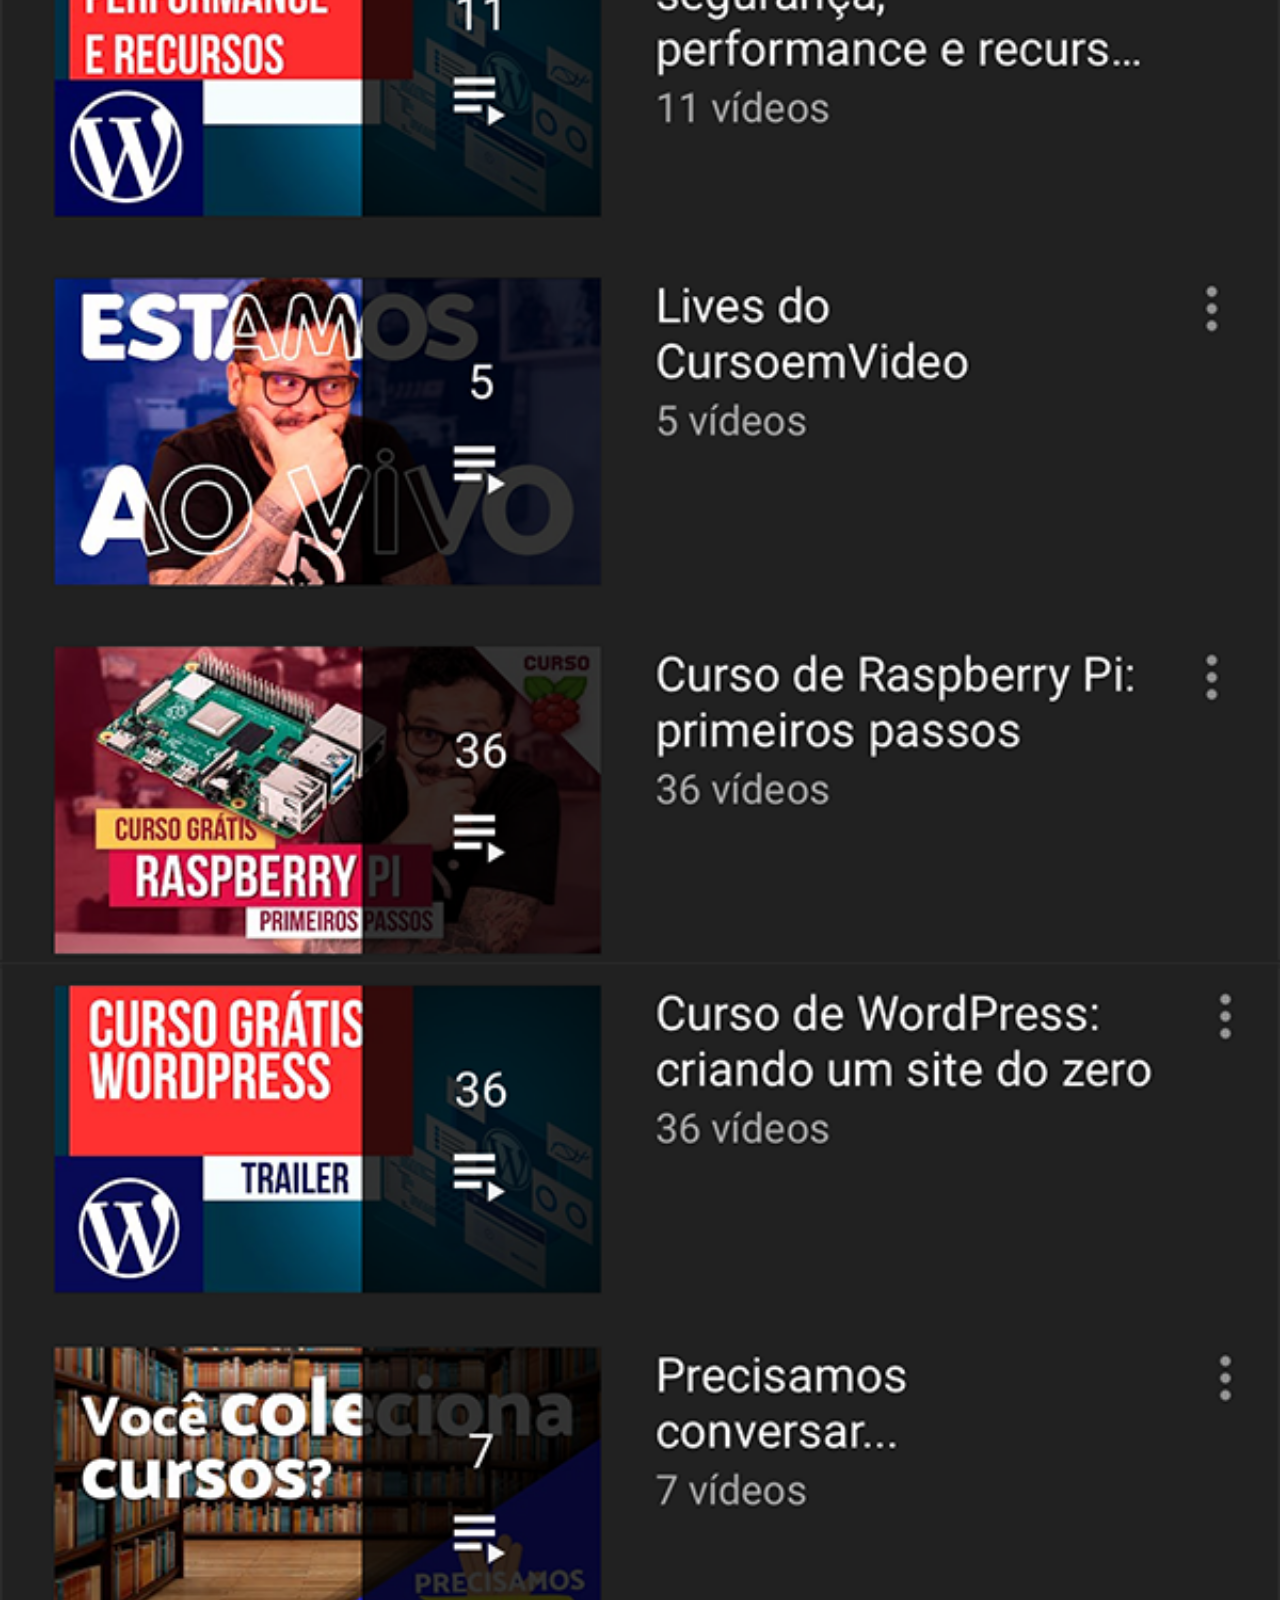
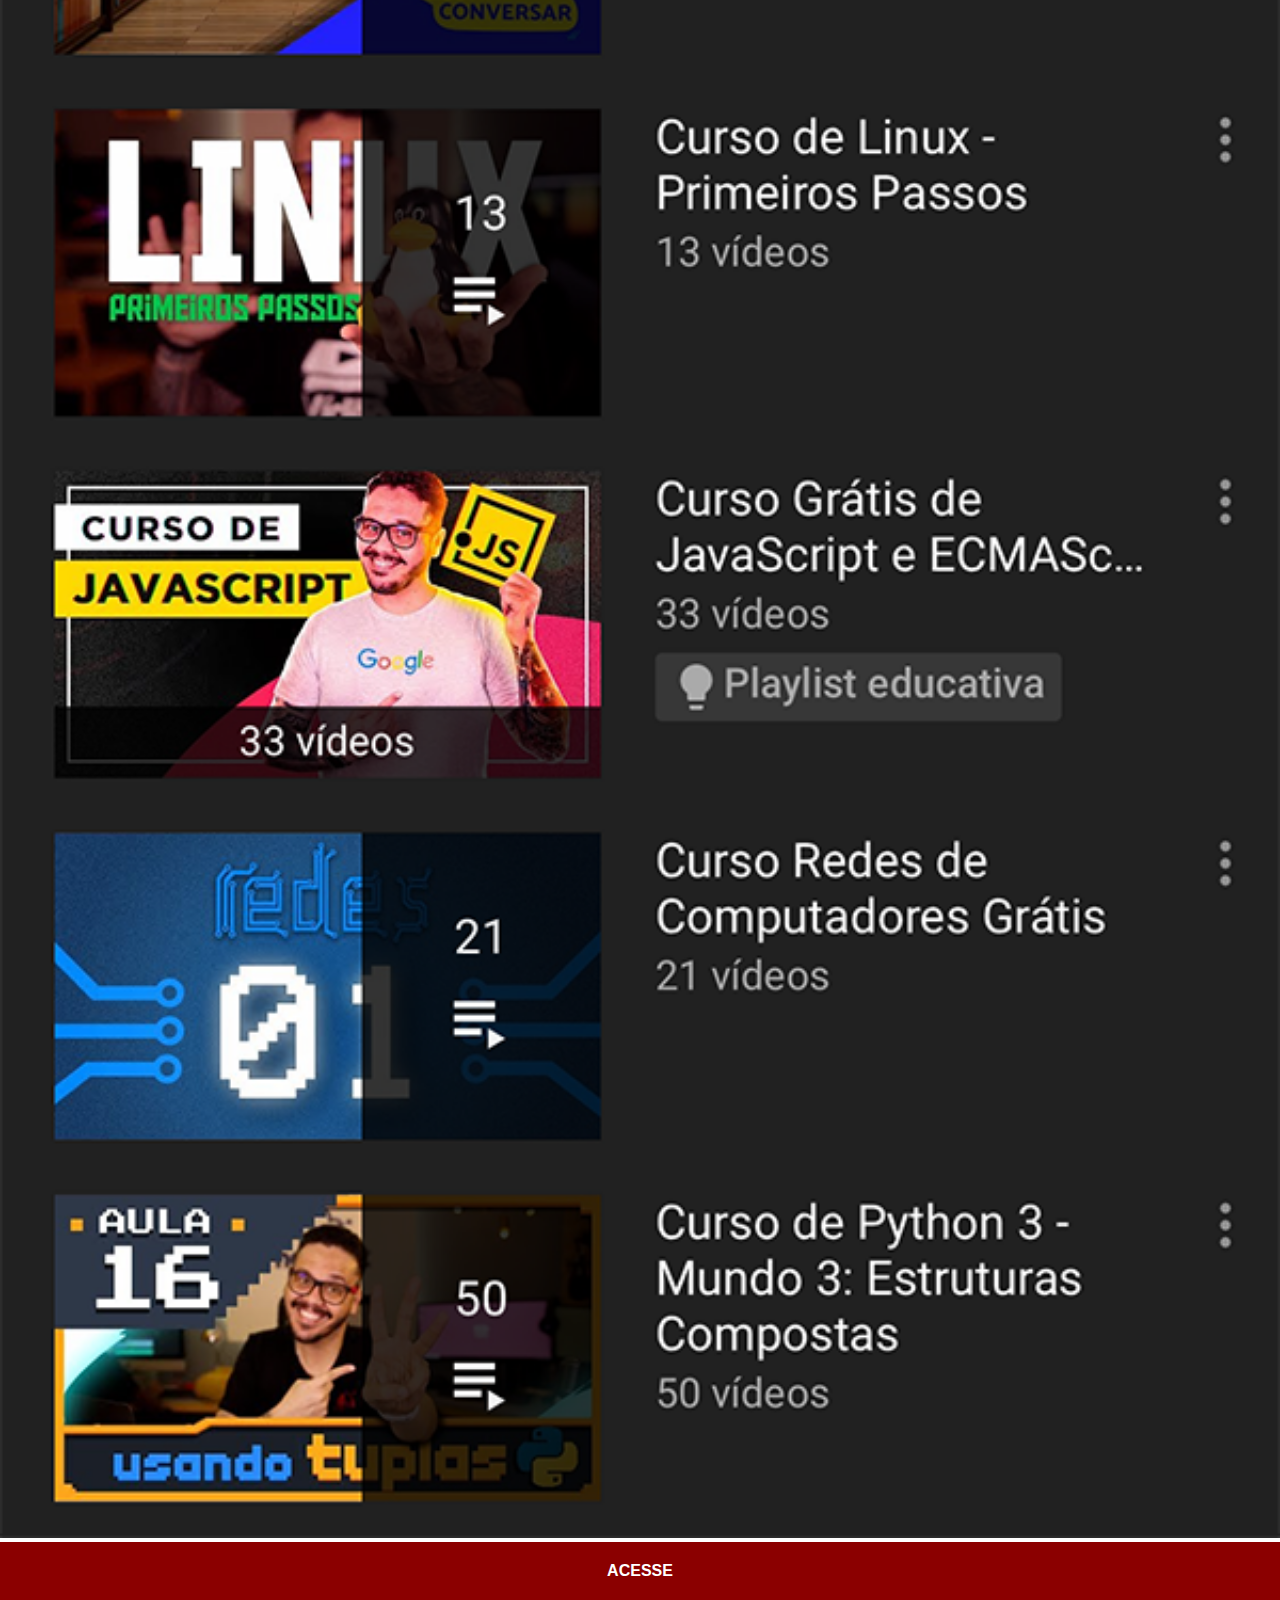
<file: youtube.html>
<!DOCTYPE html>
<html lang="pt-br">
<head>
    <meta charset="UTF-8">
    <meta http-equiv="X-UA-Compatible" content="IE=edge">
    <meta name="viewport" content="width=device-width, initial-scale=1.0">
    <title>YouTube</title>
    <link rel="stylesheet" href="estilos/social.css">
<body>
    <img src="imagens/tela-youtube.png" alt="YouTube">
    <a href="https://youtube.com/user/cursoemvideo/playlists" target="_blank">ACESSE</a>
</body>
</html>
</file>
<file: estilos/estilo.css>
@charset UTF-8;

* {
    margin: 0px;
    padding: 0px;
    font-family: Arial, Helvetica, sans-serif;
}

html, body {
    height: 100vh;
    width: 100vw;
    background-color: black;
}

body {
    background: url('../imagens/fundo-madeira.jpg') no-repeat top center;
    background-size: cover;
    background-attachment: fixed;
}
main {
    position: relative;
    height: 100vh;
}

section#telefone {
    position: absolute;
    top: 50%;
    left: 50%;
    transform: translate(-50%, -50%);
    height: 627px;
    width: 311px;
    background-color: blue;
    background: url('../imagens/frame-iphone.png') no-repeat;
}

iframe#tela {
    position: relative;
    top: 80px;
    left: 22px;
    width: 267px;
    height: 471px;
}

section#redes-sociais {
    text-align: right;
}

section#redes-sociais img {
    width: 50px;
    margin: 10px;
    border-radius: 50px;
    box-shadow: 2px 2px 5px rgba(0, 0, 0, 0.400);
    box-sizing: border-box;
}

section#redes-sociais img:hover {
    border: 2px solid rgba(255, 255, 255, 0.637);
    transform: translate(-3px -3px);
    box-shadow: 5px 5px 10px black;
    transition: transform .3s, border 1s;
}
</file>
<file: estilos/social.css>
@charset UTF-8;

* {
    margin: 0px;
    padding: 0px;
    font-family: Arial, Helvetica, sans-serif;
}

::-webkit-scrollbar {
    width: 0px;
    height: 0px;
}

img {
    width: 100vw;
}

a {
    display: block;
    background-color: darkred;
    color: white;
    padding: 20px;
    text-align: center;
    font-weight: bolder;
    text-decoration: none;
}

a:hover {
    background-color: red;
}
</file>
